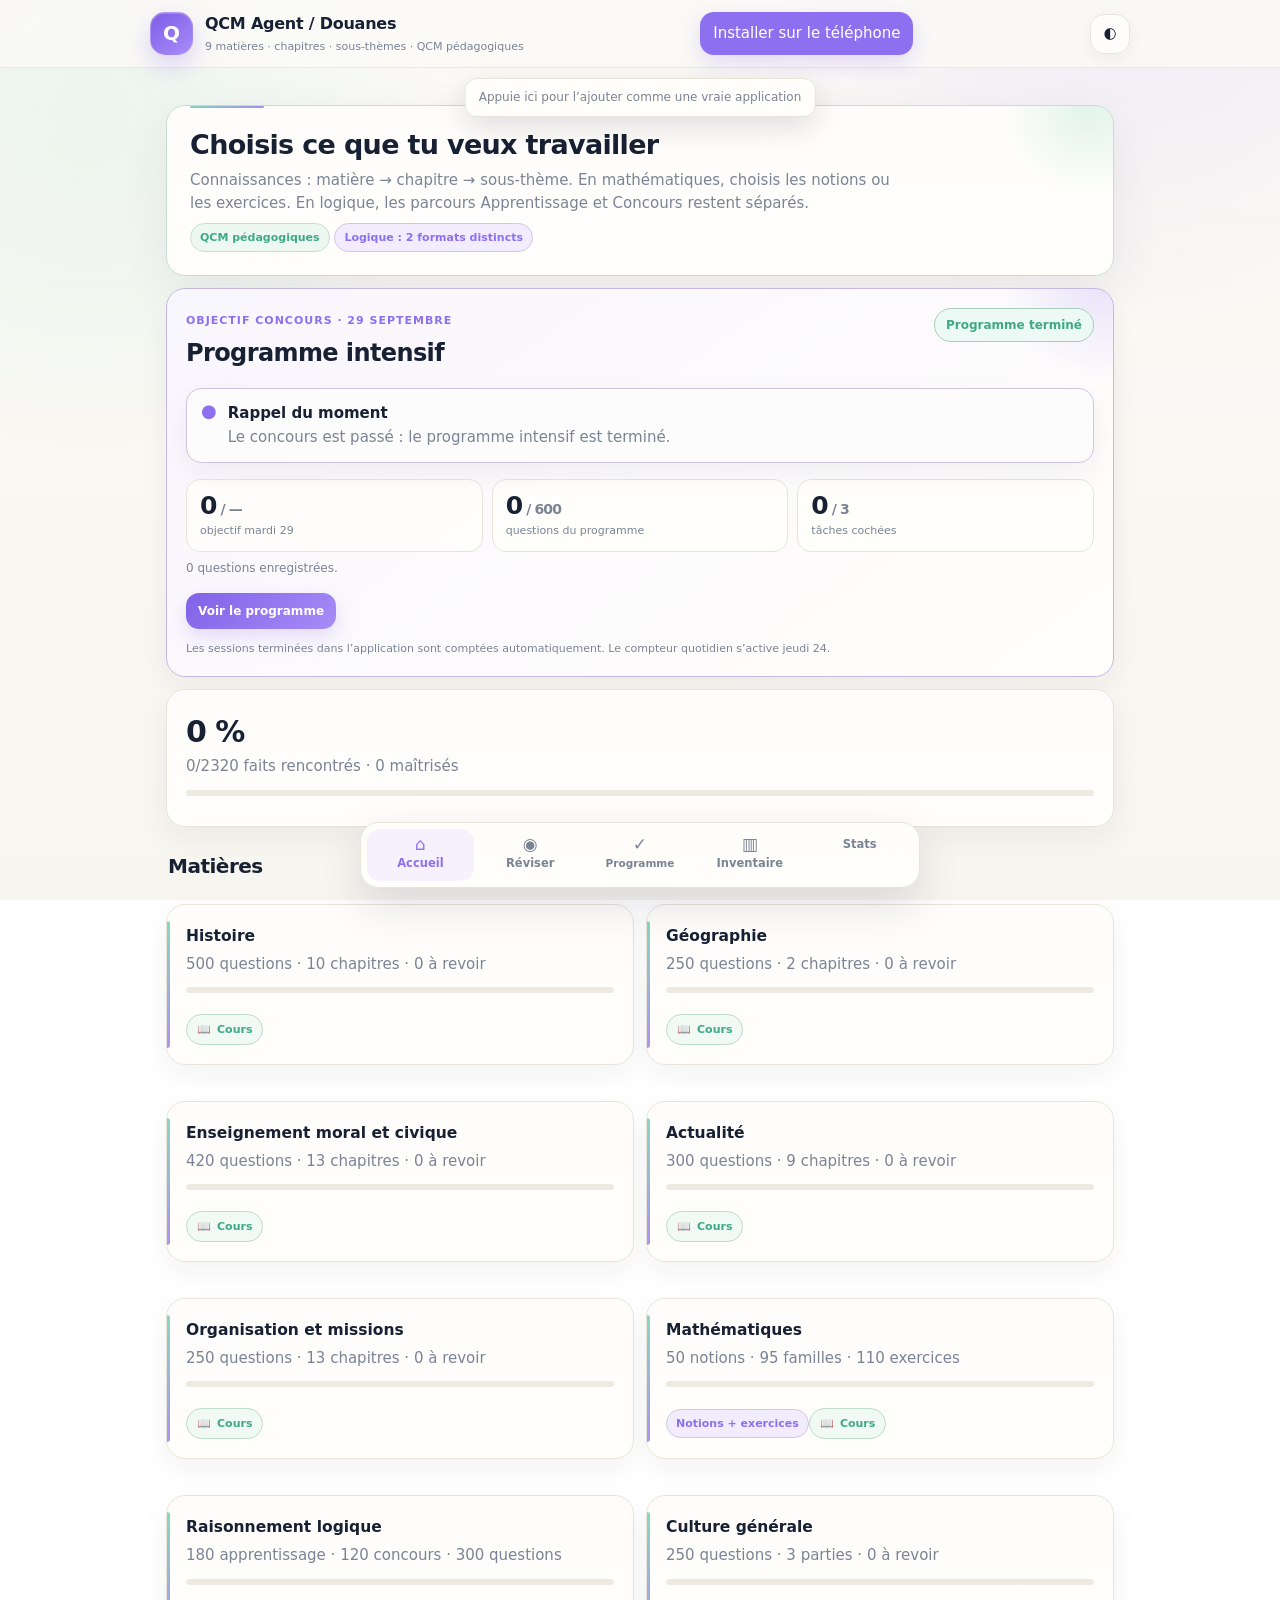
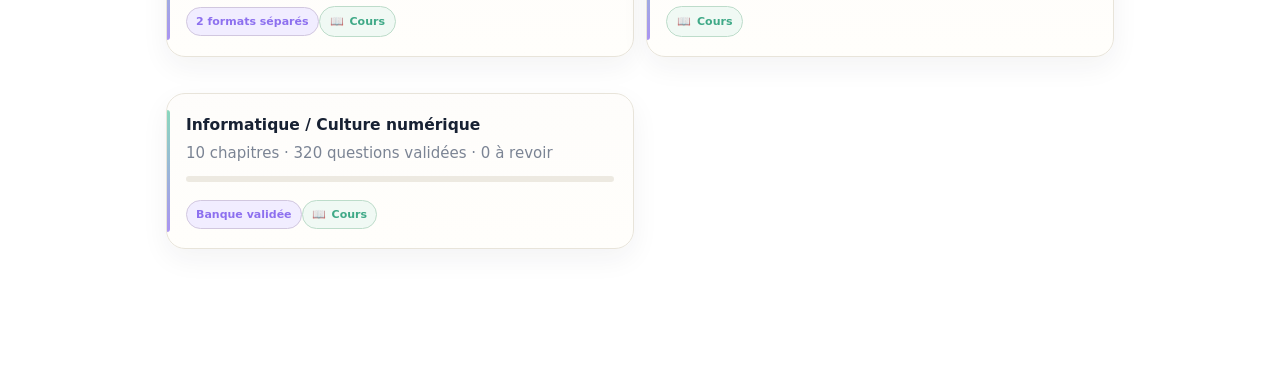
<file: index.html>
<!doctype html>
<html lang="fr">
<head>
<meta charset="utf-8">
<meta name="viewport" content="width=device-width,initial-scale=1">
<meta http-equiv="Cache-Control" content="no-cache, no-store, must-revalidate">
<meta name="theme-color" content="#8d70ef">
<link rel="manifest" href="manifest.webmanifest?v=50">
<title>QCM Agent / Douanes</title>
<style>body{margin:0;min-height:100vh;display:grid;place-items:center;background:#f7f5ef;color:#172133;font:16px system-ui}.box{text-align:center;padding:28px}.box a{display:inline-block;margin-top:14px;padding:12px 18px;border-radius:14px;background:#8d70ef;color:white;text-decoration:none;font-weight:700}</style>
</head>
<body>
<div class="box">
<b>Ouverture de l’application…</b>
<br>
<a href="v2.html?rev=50">Ouvrir l’application</a>
</div>
<script>location.replace('v2.html?rev=50')</script>
</body>
</html>
</file>
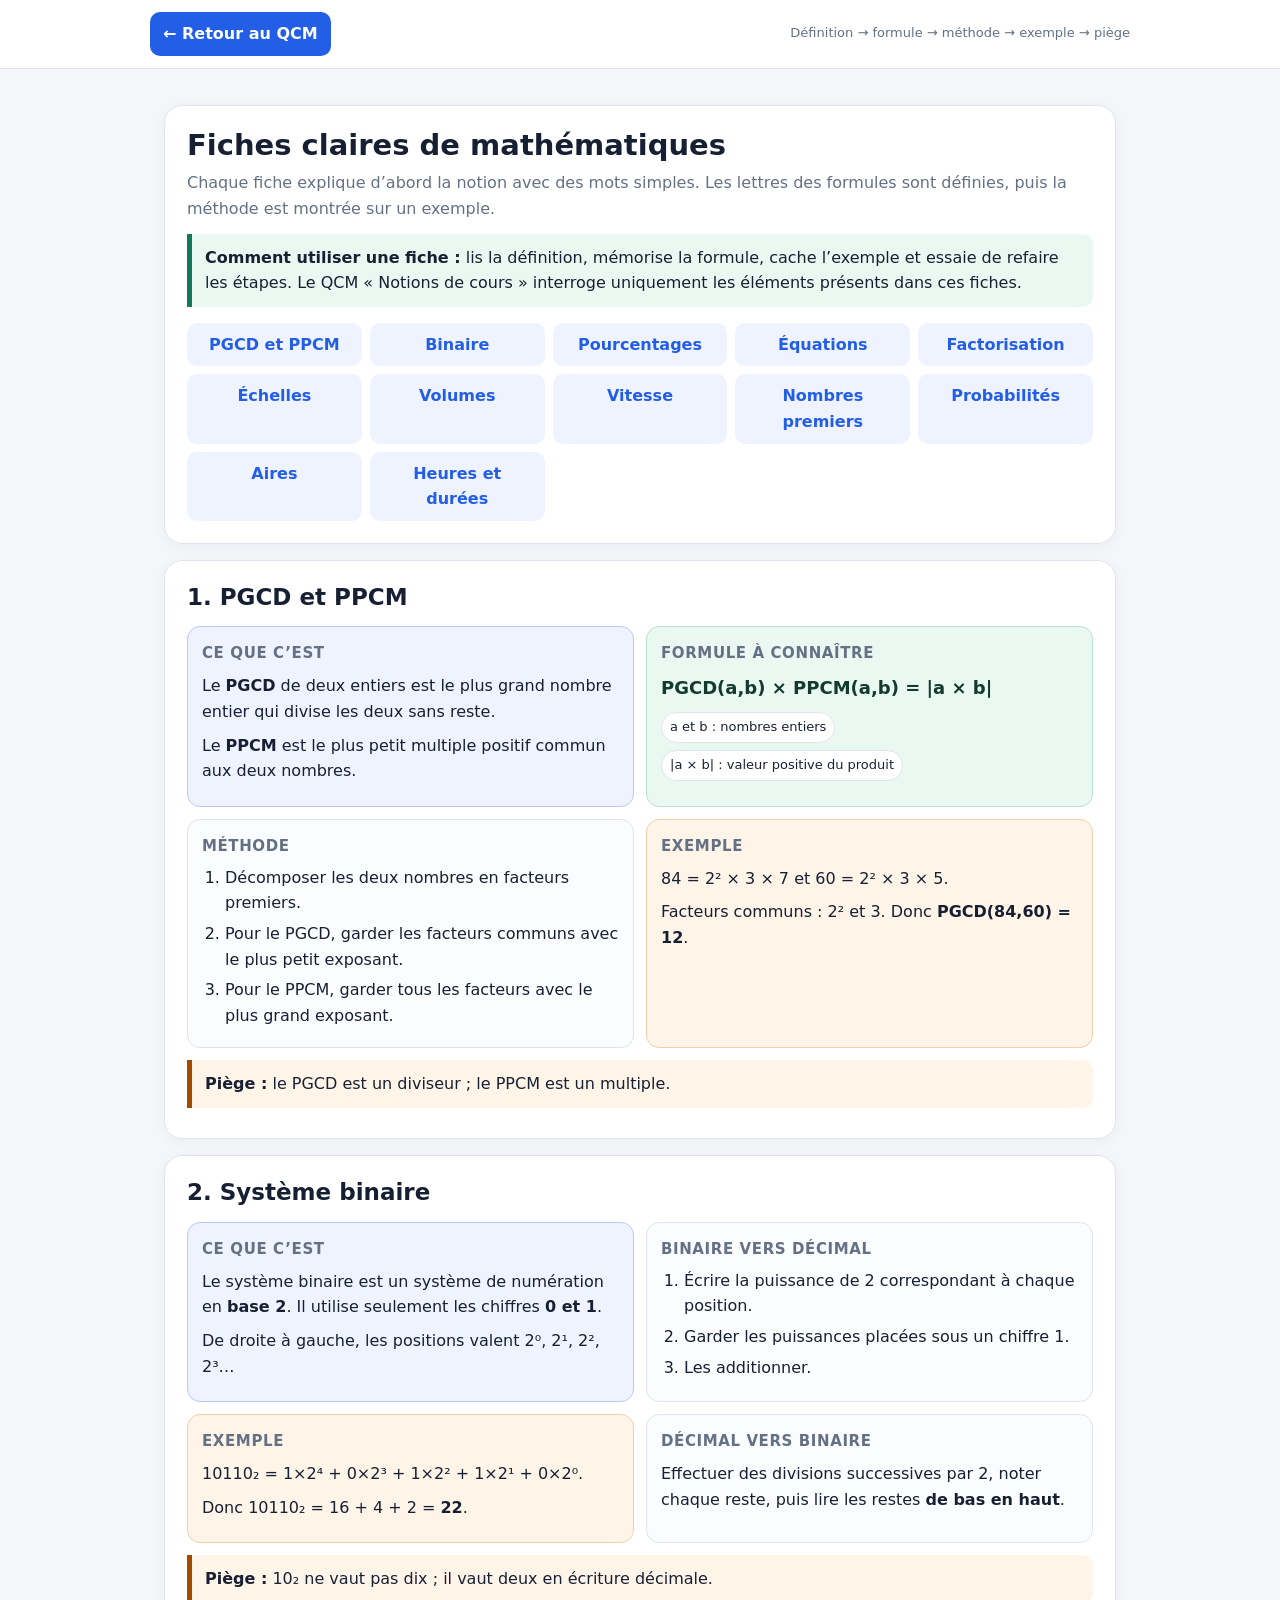
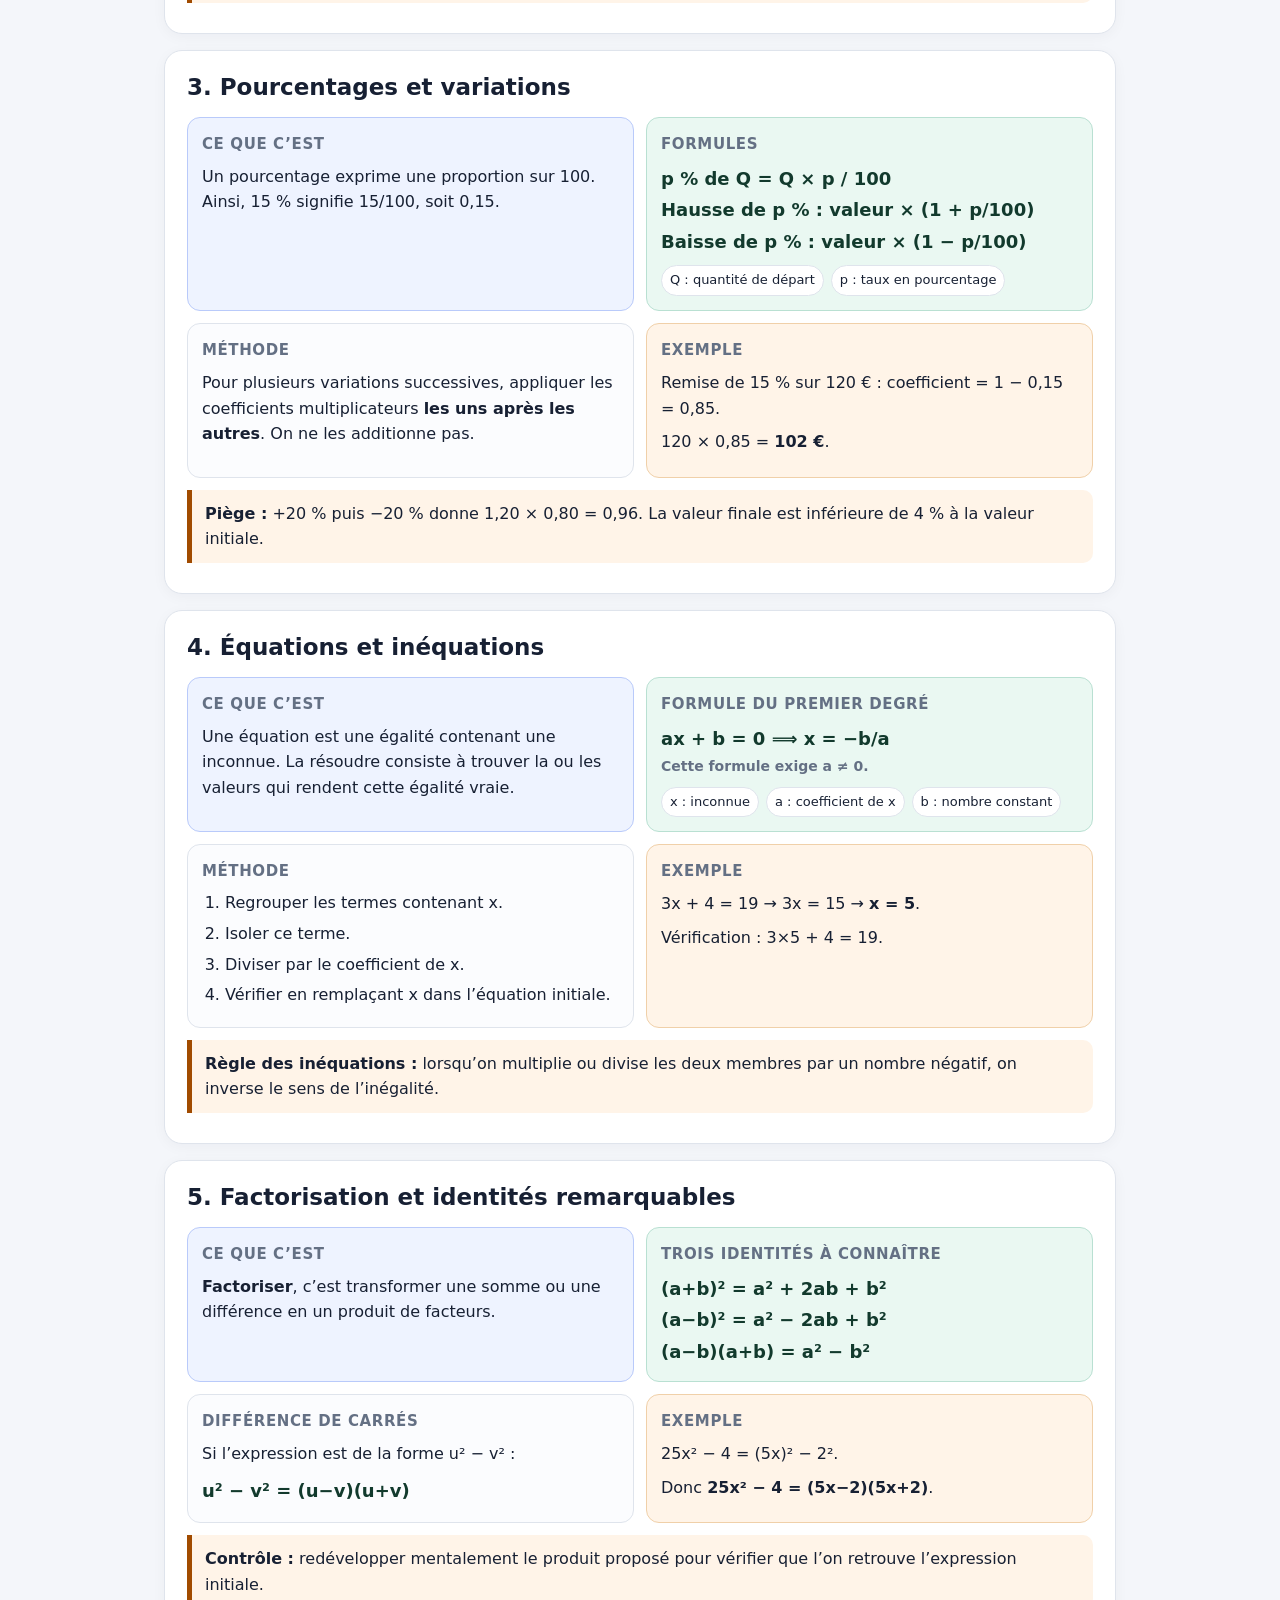
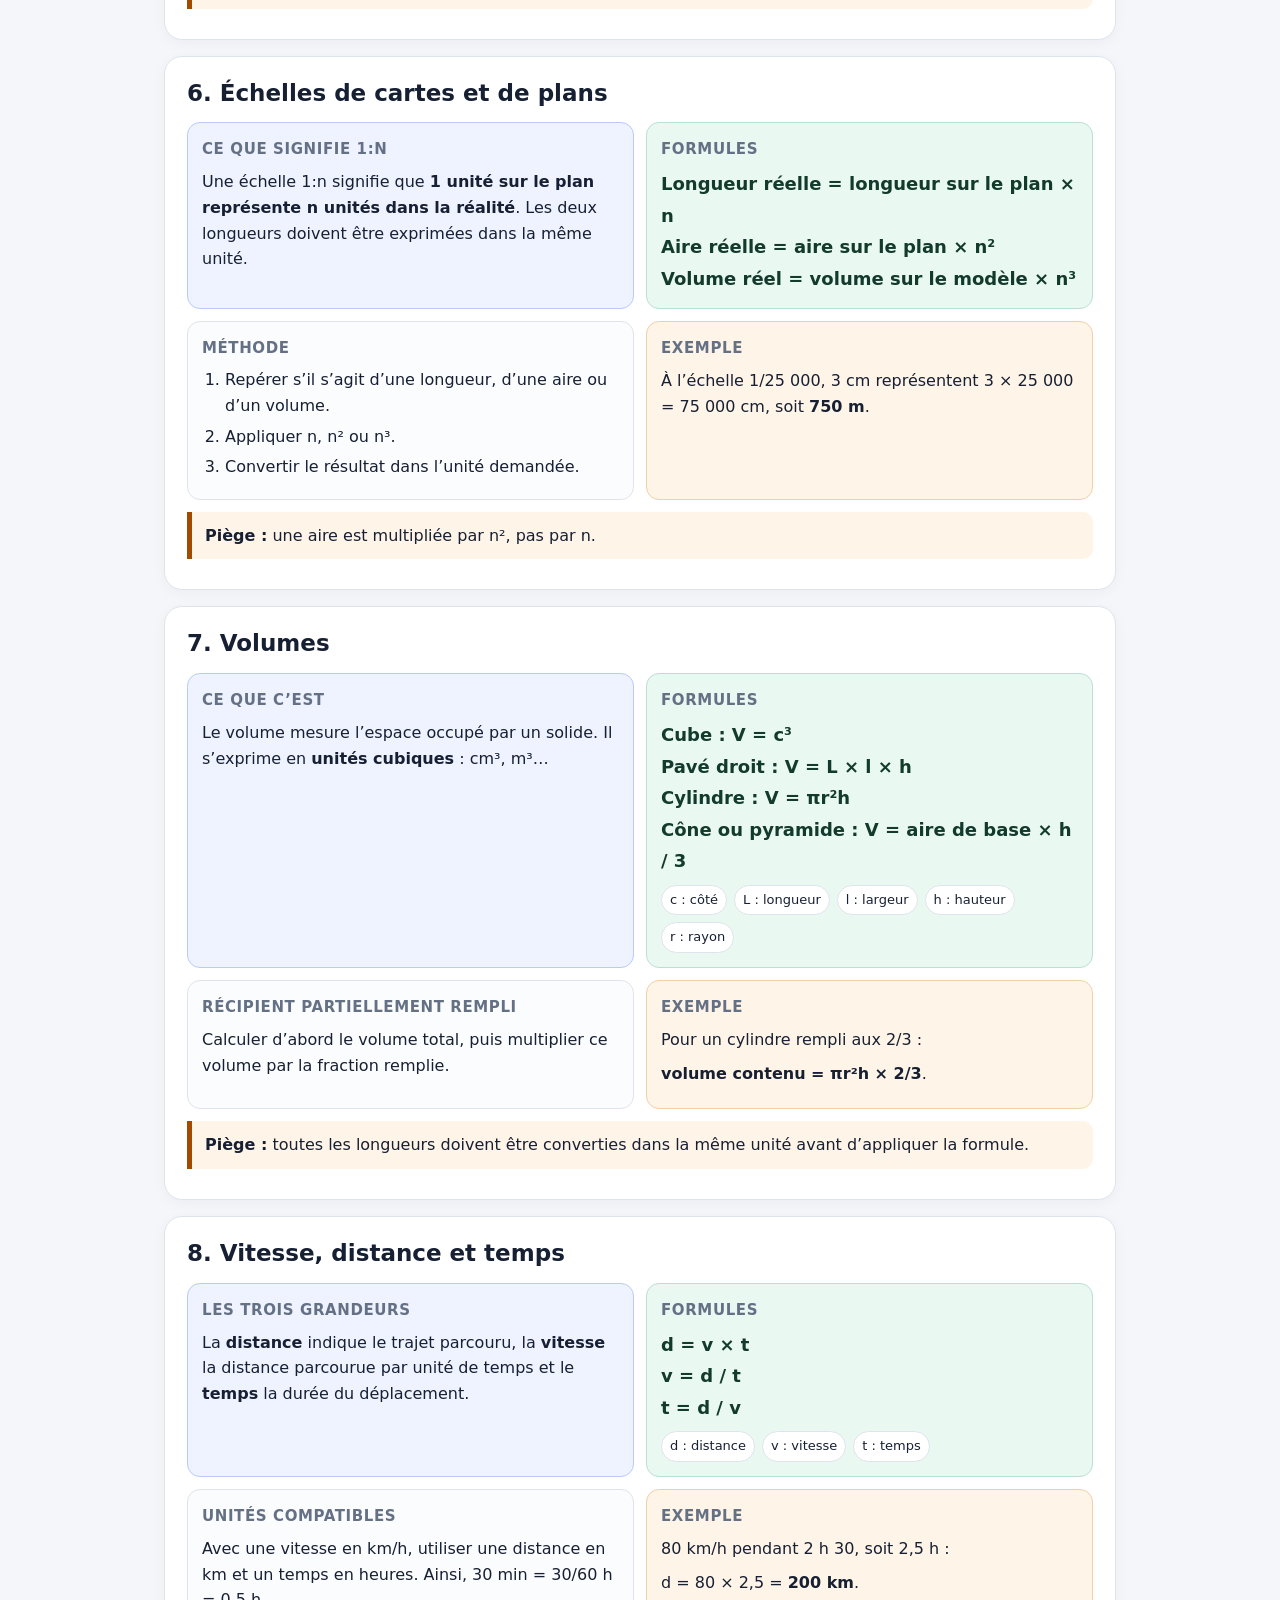
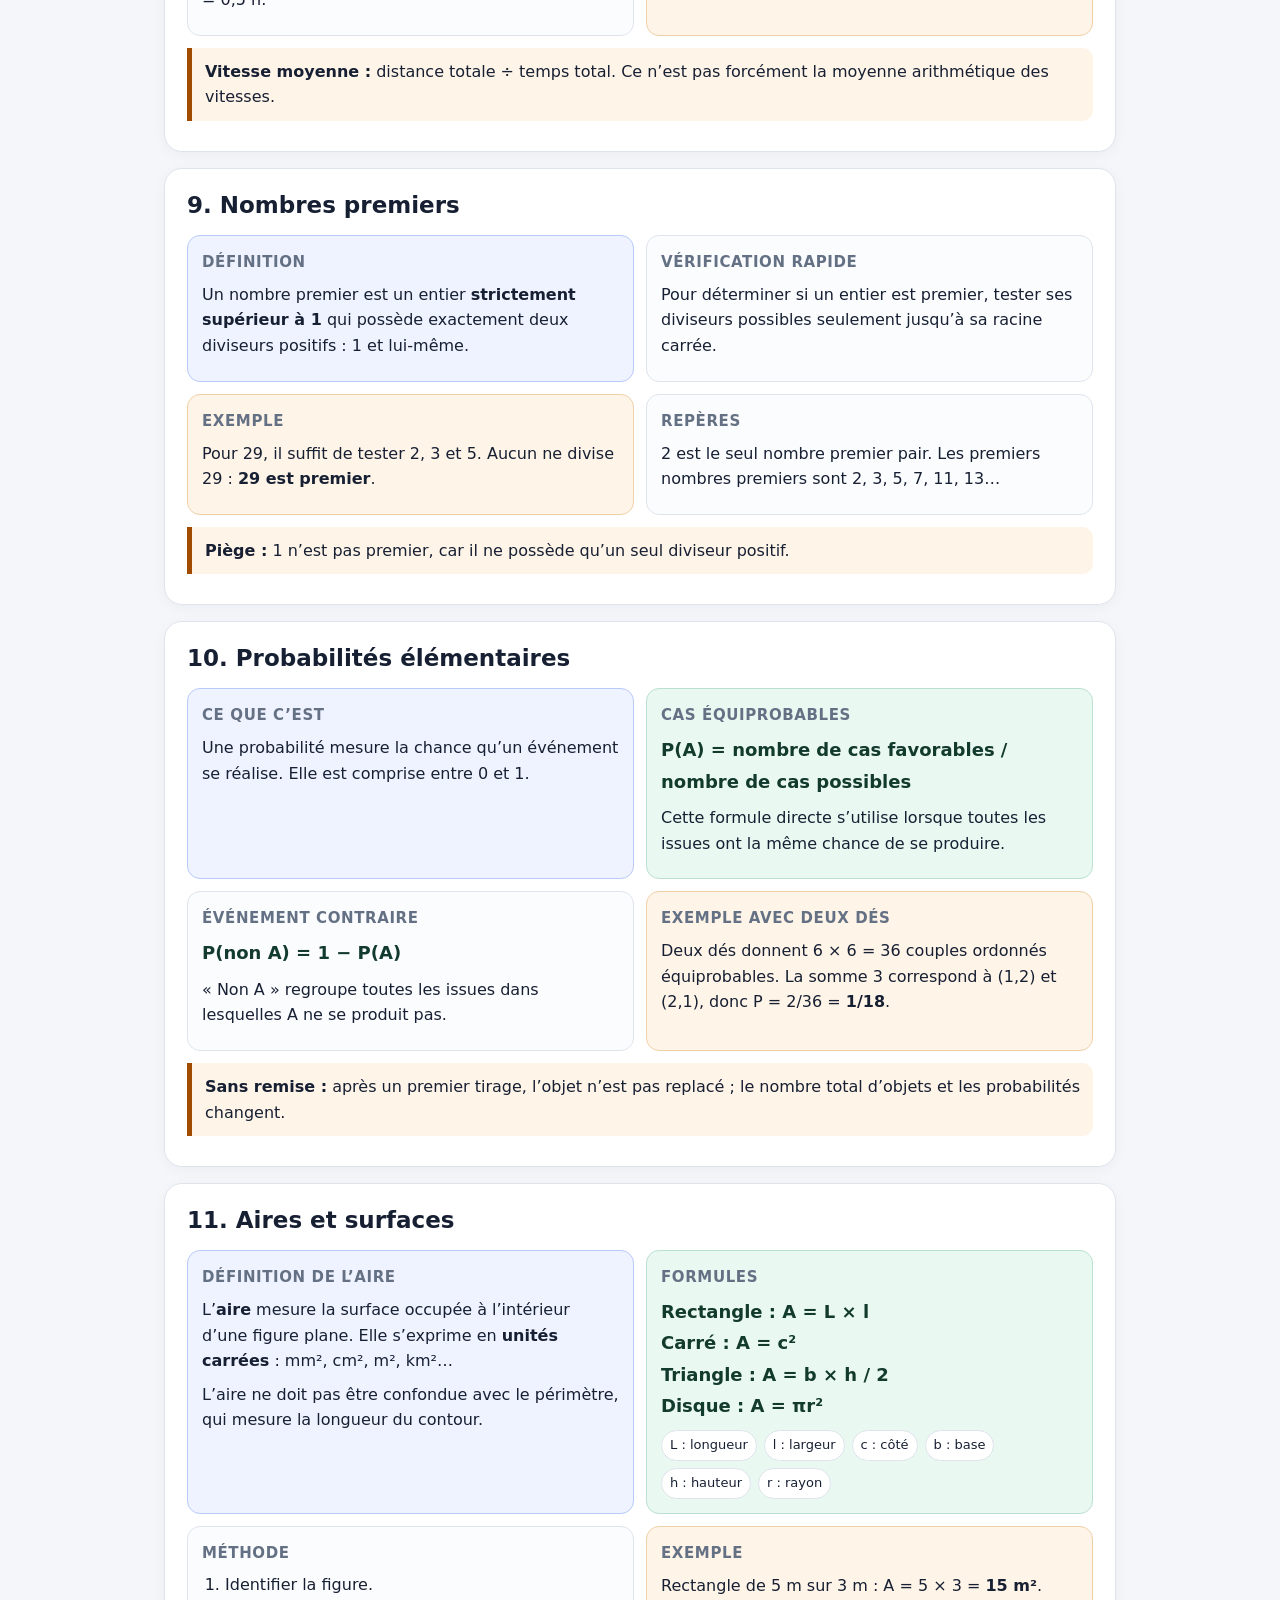
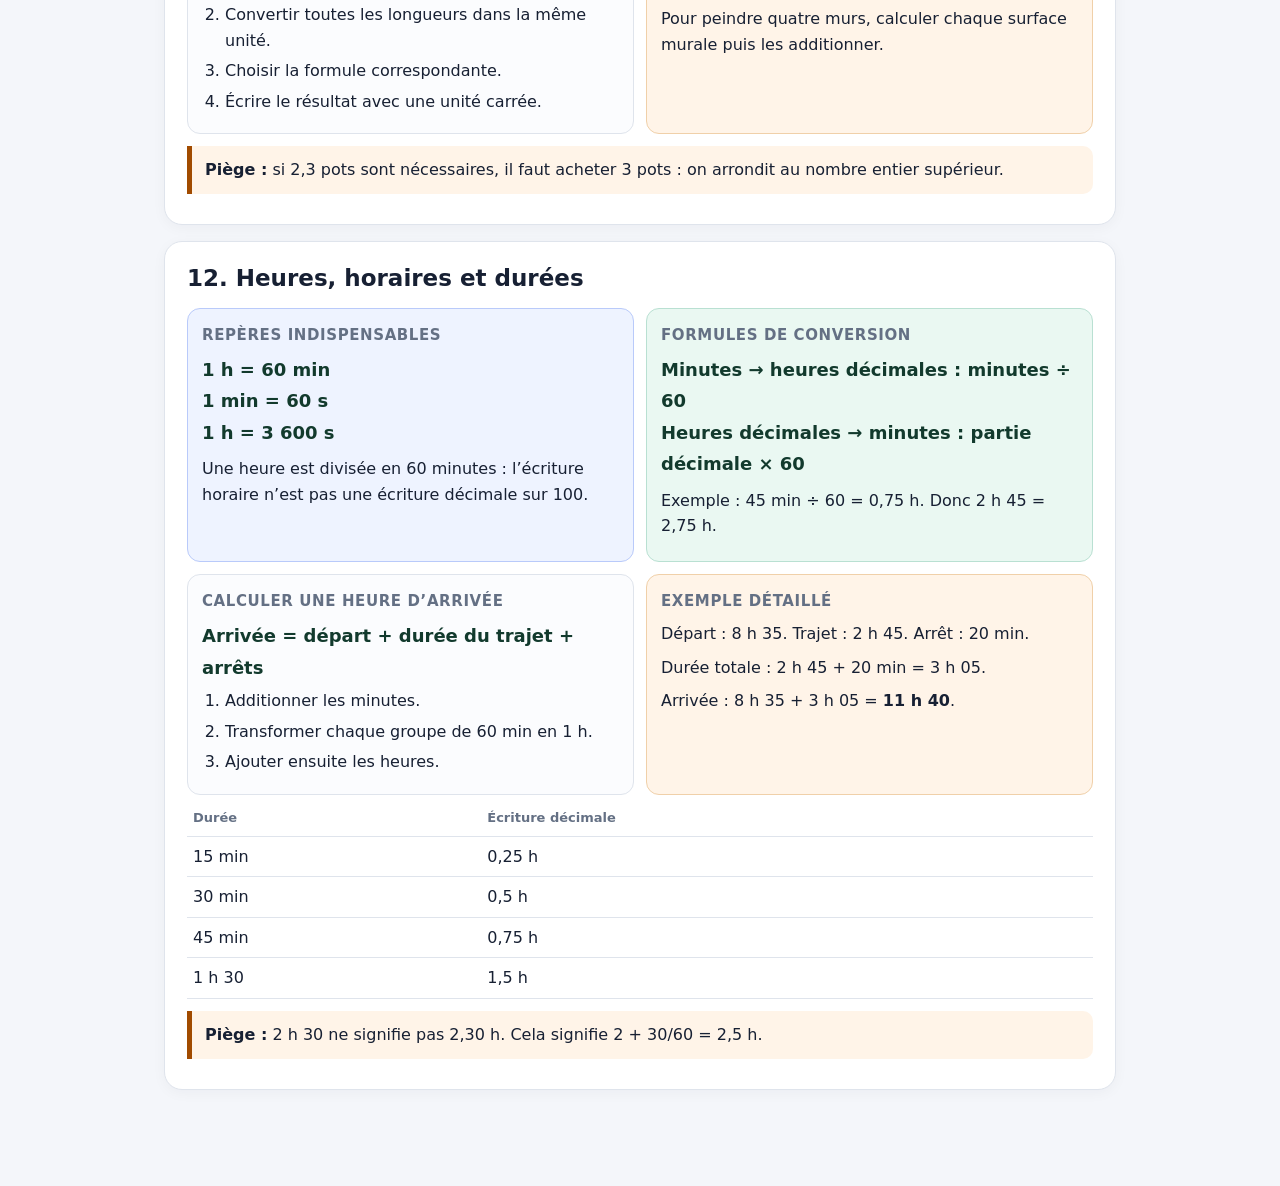
<file: cours-maths.html>
<!doctype html>
<html lang="fr">
<head>
  <meta charset="utf-8">
  <meta name="viewport" content="width=device-width,initial-scale=1">
  <title>Fiches claires de mathématiques</title>
  <style>
    :root{--bg:#f4f6fa;--card:#fff;--text:#172033;--muted:#647084;--line:#dfe4ec;--blue:#235ee7;--soft:#eef3ff;--green:#13795b;--green-soft:#eaf8f2;--orange:#a14b00;--orange-soft:#fff4e8}
    *{box-sizing:border-box}html{scroll-behavior:smooth}body{margin:0;background:var(--bg);color:var(--text);font:16px system-ui,-apple-system,Segoe UI,sans-serif;line-height:1.6}
    header{position:sticky;top:0;background:#fff;border-bottom:1px solid var(--line);padding:12px 16px;z-index:2}.top{max-width:980px;margin:auto;display:flex;align-items:center;justify-content:space-between;gap:10px}.back{display:inline-block;text-decoration:none;background:var(--blue);color:#fff;border-radius:10px;padding:9px 13px;font-weight:750}.top-note{color:var(--muted);font-size:13px}
    main{max-width:980px;margin:auto;padding:20px 14px 80px}.card{background:var(--card);border:1px solid var(--line);border-radius:18px;padding:22px;margin:16px 0;box-shadow:0 3px 14px rgba(23,32,51,.04)}
    h1{font-size:29px;line-height:1.2;margin:0 0 8px}h2{font-size:23px;line-height:1.25;margin:0 0 15px}h3{font-size:15px;text-transform:uppercase;letter-spacing:.04em;margin:0 0 7px;color:var(--muted)}p{margin:8px 0}.muted{color:var(--muted)}
    .toc{display:grid;grid-template-columns:repeat(auto-fit,minmax(155px,1fr));gap:8px;margin-top:16px}.toc a{color:var(--blue);text-decoration:none;background:var(--soft);padding:9px 11px;border-radius:10px;font-weight:700;text-align:center}
    .lesson-grid{display:grid;grid-template-columns:1fr 1fr;gap:12px}.block{border:1px solid var(--line);border-radius:13px;padding:14px;background:#fbfcfe}.definition{border-color:#b9cafa;background:var(--soft)}.formula-box{border-color:#b9e0d2;background:var(--green-soft)}.example{border-color:#f0d0a9;background:var(--orange-soft)}
    .formula{display:block;font-size:18px;font-weight:800;line-height:1.75;color:#123a2d}.formula small{display:block;font-size:14px;font-weight:600;color:var(--muted)}
    .steps{margin:5px 0 0;padding-left:23px}.steps li{margin:5px 0}.symbols{display:flex;gap:7px;flex-wrap:wrap;margin-top:8px}.symbols span{background:#fff;border:1px solid var(--line);border-radius:999px;padding:4px 8px;font-size:13px}
    .tip{border-left:5px solid var(--orange);background:var(--orange-soft);padding:11px 13px;border-radius:0 10px 10px 0;margin-top:12px}.remember{border-left:5px solid var(--green);background:var(--green-soft);padding:11px 13px;border-radius:0 10px 10px 0;margin-top:12px}.mini-table{width:100%;border-collapse:collapse;margin-top:6px}.mini-table th,.mini-table td{border-bottom:1px solid var(--line);text-align:left;padding:7px 6px}.mini-table th{color:var(--muted);font-size:13px}
    @media(max-width:700px){.lesson-grid{grid-template-columns:1fr}.top-note{display:none}h1{font-size:25px}h2{font-size:21px}.card{padding:17px}.formula{font-size:17px}}
  </style>
</head>
<body>
<header><div class="top"><a class="back" href="index.html">← Retour au QCM</a><span class="top-note">Définition → formule → méthode → exemple → piège</span></div></header>
<main>
  <section class="card">
    <h1>Fiches claires de mathématiques</h1>
    <p class="muted">Chaque fiche explique d’abord la notion avec des mots simples. Les lettres des formules sont définies, puis la méthode est montrée sur un exemple.</p>
    <div class="remember"><b>Comment utiliser une fiche :</b> lis la définition, mémorise la formule, cache l’exemple et essaie de refaire les étapes. Le QCM « Notions de cours » interroge uniquement les éléments présents dans ces fiches.</div>
    <nav class="toc"><a href="#pgcd">PGCD et PPCM</a><a href="#binaire">Binaire</a><a href="#pourcentages">Pourcentages</a><a href="#equations">Équations</a><a href="#factorisation">Factorisation</a><a href="#echelle">Échelles</a><a href="#volumes">Volumes</a><a href="#vitesse">Vitesse</a><a href="#premiers">Nombres premiers</a><a href="#probabilites">Probabilités</a><a href="#aires">Aires</a><a href="#horaires">Heures et durées</a></nav>
  </section>

  <section class="card" id="pgcd"><h2>1. PGCD et PPCM</h2><div class="lesson-grid">
    <div class="block definition"><h3>Ce que c’est</h3><p>Le <b>PGCD</b> de deux entiers est le plus grand nombre entier qui divise les deux sans reste.</p><p>Le <b>PPCM</b> est le plus petit multiple positif commun aux deux nombres.</p></div>
    <div class="block formula-box"><h3>Formule à connaître</h3><span class="formula">PGCD(a,b) × PPCM(a,b) = |a × b|</span><div class="symbols"><span>a et b : nombres entiers</span><span>|a × b| : valeur positive du produit</span></div></div>
    <div class="block"><h3>Méthode</h3><ol class="steps"><li>Décomposer les deux nombres en facteurs premiers.</li><li>Pour le PGCD, garder les facteurs communs avec le plus petit exposant.</li><li>Pour le PPCM, garder tous les facteurs avec le plus grand exposant.</li></ol></div>
    <div class="block example"><h3>Exemple</h3><p>84 = 2² × 3 × 7 et 60 = 2² × 3 × 5.</p><p>Facteurs communs : 2² et 3. Donc <b>PGCD(84,60) = 12</b>.</p></div>
  </div><p class="tip"><b>Piège :</b> le PGCD est un diviseur ; le PPCM est un multiple.</p></section>

  <section class="card" id="binaire"><h2>2. Système binaire</h2><div class="lesson-grid">
    <div class="block definition"><h3>Ce que c’est</h3><p>Le système binaire est un système de numération en <b>base 2</b>. Il utilise seulement les chiffres <b>0 et 1</b>.</p><p>De droite à gauche, les positions valent 2⁰, 2¹, 2², 2³…</p></div>
    <div class="block"><h3>Binaire vers décimal</h3><ol class="steps"><li>Écrire la puissance de 2 correspondant à chaque position.</li><li>Garder les puissances placées sous un chiffre 1.</li><li>Les additionner.</li></ol></div>
    <div class="block example"><h3>Exemple</h3><p>10110₂ = 1×2⁴ + 0×2³ + 1×2² + 1×2¹ + 0×2⁰.</p><p>Donc 10110₂ = 16 + 4 + 2 = <b>22</b>.</p></div>
    <div class="block"><h3>Décimal vers binaire</h3><p>Effectuer des divisions successives par 2, noter chaque reste, puis lire les restes <b>de bas en haut</b>.</p></div>
  </div><p class="tip"><b>Piège :</b> 10₂ ne vaut pas dix ; il vaut deux en écriture décimale.</p></section>

  <section class="card" id="pourcentages"><h2>3. Pourcentages et variations</h2><div class="lesson-grid">
    <div class="block definition"><h3>Ce que c’est</h3><p>Un pourcentage exprime une proportion sur 100. Ainsi, 15 % signifie 15/100, soit 0,15.</p></div>
    <div class="block formula-box"><h3>Formules</h3><span class="formula">p % de Q = Q × p / 100<br>Hausse de p % : valeur × (1 + p/100)<br>Baisse de p % : valeur × (1 − p/100)</span><div class="symbols"><span>Q : quantité de départ</span><span>p : taux en pourcentage</span></div></div>
    <div class="block"><h3>Méthode</h3><p>Pour plusieurs variations successives, appliquer les coefficients multiplicateurs <b>les uns après les autres</b>. On ne les additionne pas.</p></div>
    <div class="block example"><h3>Exemple</h3><p>Remise de 15 % sur 120 € : coefficient = 1 − 0,15 = 0,85.</p><p>120 × 0,85 = <b>102 €</b>.</p></div>
  </div><p class="tip"><b>Piège :</b> +20 % puis −20 % donne 1,20 × 0,80 = 0,96. La valeur finale est inférieure de 4 % à la valeur initiale.</p></section>

  <section class="card" id="equations"><h2>4. Équations et inéquations</h2><div class="lesson-grid">
    <div class="block definition"><h3>Ce que c’est</h3><p>Une équation est une égalité contenant une inconnue. La résoudre consiste à trouver la ou les valeurs qui rendent cette égalité vraie.</p></div>
    <div class="block formula-box"><h3>Formule du premier degré</h3><span class="formula">ax + b = 0 ⟹ x = −b/a <small>Cette formule exige a ≠ 0.</small></span><div class="symbols"><span>x : inconnue</span><span>a : coefficient de x</span><span>b : nombre constant</span></div></div>
    <div class="block"><h3>Méthode</h3><ol class="steps"><li>Regrouper les termes contenant x.</li><li>Isoler ce terme.</li><li>Diviser par le coefficient de x.</li><li>Vérifier en remplaçant x dans l’équation initiale.</li></ol></div>
    <div class="block example"><h3>Exemple</h3><p>3x + 4 = 19 → 3x = 15 → <b>x = 5</b>.</p><p>Vérification : 3×5 + 4 = 19.</p></div>
  </div><p class="tip"><b>Règle des inéquations :</b> lorsqu’on multiplie ou divise les deux membres par un nombre négatif, on inverse le sens de l’inégalité.</p></section>

  <section class="card" id="factorisation"><h2>5. Factorisation et identités remarquables</h2><div class="lesson-grid">
    <div class="block definition"><h3>Ce que c’est</h3><p><b>Factoriser</b>, c’est transformer une somme ou une différence en un produit de facteurs.</p></div>
    <div class="block formula-box"><h3>Trois identités à connaître</h3><span class="formula">(a+b)² = a² + 2ab + b²<br>(a−b)² = a² − 2ab + b²<br>(a−b)(a+b) = a² − b²</span></div>
    <div class="block"><h3>Différence de carrés</h3><p>Si l’expression est de la forme u² − v² :</p><span class="formula">u² − v² = (u−v)(u+v)</span></div>
    <div class="block example"><h3>Exemple</h3><p>25x² − 4 = (5x)² − 2².</p><p>Donc <b>25x² − 4 = (5x−2)(5x+2)</b>.</p></div>
  </div><p class="tip"><b>Contrôle :</b> redévelopper mentalement le produit proposé pour vérifier que l’on retrouve l’expression initiale.</p></section>

  <section class="card" id="echelle"><h2>6. Échelles de cartes et de plans</h2><div class="lesson-grid">
    <div class="block definition"><h3>Ce que signifie 1:n</h3><p>Une échelle 1:n signifie que <b>1 unité sur le plan représente n unités dans la réalité</b>. Les deux longueurs doivent être exprimées dans la même unité.</p></div>
    <div class="block formula-box"><h3>Formules</h3><span class="formula">Longueur réelle = longueur sur le plan × n<br>Aire réelle = aire sur le plan × n²<br>Volume réel = volume sur le modèle × n³</span></div>
    <div class="block"><h3>Méthode</h3><ol class="steps"><li>Repérer s’il s’agit d’une longueur, d’une aire ou d’un volume.</li><li>Appliquer n, n² ou n³.</li><li>Convertir le résultat dans l’unité demandée.</li></ol></div>
    <div class="block example"><h3>Exemple</h3><p>À l’échelle 1/25 000, 3 cm représentent 3 × 25 000 = 75 000 cm, soit <b>750 m</b>.</p></div>
  </div><p class="tip"><b>Piège :</b> une aire est multipliée par n², pas par n.</p></section>

  <section class="card" id="volumes"><h2>7. Volumes</h2><div class="lesson-grid">
    <div class="block definition"><h3>Ce que c’est</h3><p>Le volume mesure l’espace occupé par un solide. Il s’exprime en <b>unités cubiques</b> : cm³, m³…</p></div>
    <div class="block formula-box"><h3>Formules</h3><span class="formula">Cube : V = c³<br>Pavé droit : V = L × l × h<br>Cylindre : V = πr²h<br>Cône ou pyramide : V = aire de base × h / 3</span><div class="symbols"><span>c : côté</span><span>L : longueur</span><span>l : largeur</span><span>h : hauteur</span><span>r : rayon</span></div></div>
    <div class="block"><h3>Récipient partiellement rempli</h3><p>Calculer d’abord le volume total, puis multiplier ce volume par la fraction remplie.</p></div>
    <div class="block example"><h3>Exemple</h3><p>Pour un cylindre rempli aux 2/3 :</p><p><b>volume contenu = πr²h × 2/3</b>.</p></div>
  </div><p class="tip"><b>Piège :</b> toutes les longueurs doivent être converties dans la même unité avant d’appliquer la formule.</p></section>

  <section class="card" id="vitesse"><h2>8. Vitesse, distance et temps</h2><div class="lesson-grid">
    <div class="block definition"><h3>Les trois grandeurs</h3><p>La <b>distance</b> indique le trajet parcouru, la <b>vitesse</b> la distance parcourue par unité de temps et le <b>temps</b> la durée du déplacement.</p></div>
    <div class="block formula-box"><h3>Formules</h3><span class="formula">d = v × t<br>v = d / t<br>t = d / v</span><div class="symbols"><span>d : distance</span><span>v : vitesse</span><span>t : temps</span></div></div>
    <div class="block"><h3>Unités compatibles</h3><p>Avec une vitesse en km/h, utiliser une distance en km et un temps en heures. Ainsi, 30 min = 30/60 h = 0,5 h.</p></div>
    <div class="block example"><h3>Exemple</h3><p>80 km/h pendant 2 h 30, soit 2,5 h :</p><p>d = 80 × 2,5 = <b>200 km</b>.</p></div>
  </div><p class="tip"><b>Vitesse moyenne :</b> distance totale ÷ temps total. Ce n’est pas forcément la moyenne arithmétique des vitesses.</p></section>

  <section class="card" id="premiers"><h2>9. Nombres premiers</h2><div class="lesson-grid">
    <div class="block definition"><h3>Définition</h3><p>Un nombre premier est un entier <b>strictement supérieur à 1</b> qui possède exactement deux diviseurs positifs : 1 et lui-même.</p></div>
    <div class="block"><h3>Vérification rapide</h3><p>Pour déterminer si un entier est premier, tester ses diviseurs possibles seulement jusqu’à sa racine carrée.</p></div>
    <div class="block example"><h3>Exemple</h3><p>Pour 29, il suffit de tester 2, 3 et 5. Aucun ne divise 29 : <b>29 est premier</b>.</p></div>
    <div class="block"><h3>Repères</h3><p>2 est le seul nombre premier pair. Les premiers nombres premiers sont 2, 3, 5, 7, 11, 13…</p></div>
  </div><p class="tip"><b>Piège :</b> 1 n’est pas premier, car il ne possède qu’un seul diviseur positif.</p></section>

  <section class="card" id="probabilites"><h2>10. Probabilités élémentaires</h2><div class="lesson-grid">
    <div class="block definition"><h3>Ce que c’est</h3><p>Une probabilité mesure la chance qu’un événement se réalise. Elle est comprise entre 0 et 1.</p></div>
    <div class="block formula-box"><h3>Cas équiprobables</h3><span class="formula">P(A) = nombre de cas favorables / nombre de cas possibles</span><p>Cette formule directe s’utilise lorsque toutes les issues ont la même chance de se produire.</p></div>
    <div class="block"><h3>Événement contraire</h3><span class="formula">P(non A) = 1 − P(A)</span><p>« Non A » regroupe toutes les issues dans lesquelles A ne se produit pas.</p></div>
    <div class="block example"><h3>Exemple avec deux dés</h3><p>Deux dés donnent 6 × 6 = 36 couples ordonnés équiprobables. La somme 3 correspond à (1,2) et (2,1), donc P = 2/36 = <b>1/18</b>.</p></div>
  </div><p class="tip"><b>Sans remise :</b> après un premier tirage, l’objet n’est pas replacé ; le nombre total d’objets et les probabilités changent.</p></section>

  <section class="card" id="aires"><h2>11. Aires et surfaces</h2><div class="lesson-grid">
    <div class="block definition"><h3>Définition de l’aire</h3><p>L’<b>aire</b> mesure la surface occupée à l’intérieur d’une figure plane. Elle s’exprime en <b>unités carrées</b> : mm², cm², m², km²…</p><p>L’aire ne doit pas être confondue avec le périmètre, qui mesure la longueur du contour.</p></div>
    <div class="block formula-box"><h3>Formules</h3><span class="formula">Rectangle : A = L × l<br>Carré : A = c²<br>Triangle : A = b × h / 2<br>Disque : A = πr²</span><div class="symbols"><span>L : longueur</span><span>l : largeur</span><span>c : côté</span><span>b : base</span><span>h : hauteur</span><span>r : rayon</span></div></div>
    <div class="block"><h3>Méthode</h3><ol class="steps"><li>Identifier la figure.</li><li>Convertir toutes les longueurs dans la même unité.</li><li>Choisir la formule correspondante.</li><li>Écrire le résultat avec une unité carrée.</li></ol></div>
    <div class="block example"><h3>Exemple</h3><p>Rectangle de 5 m sur 3 m : A = 5 × 3 = <b>15 m²</b>.</p><p>Pour peindre quatre murs, calculer chaque surface murale puis les additionner.</p></div>
  </div><p class="tip"><b>Piège :</b> si 2,3 pots sont nécessaires, il faut acheter 3 pots : on arrondit au nombre entier supérieur.</p></section>

  <section class="card" id="horaires"><h2>12. Heures, horaires et durées</h2><div class="lesson-grid">
    <div class="block definition"><h3>Repères indispensables</h3><span class="formula">1 h = 60 min<br>1 min = 60 s<br>1 h = 3 600 s</span><p>Une heure est divisée en 60 minutes : l’écriture horaire n’est pas une écriture décimale sur 100.</p></div>
    <div class="block formula-box"><h3>Formules de conversion</h3><span class="formula">Minutes → heures décimales : minutes ÷ 60<br>Heures décimales → minutes : partie décimale × 60</span><p>Exemple : 45 min ÷ 60 = 0,75 h. Donc 2 h 45 = 2,75 h.</p></div>
    <div class="block"><h3>Calculer une heure d’arrivée</h3><span class="formula">Arrivée = départ + durée du trajet + arrêts</span><ol class="steps"><li>Additionner les minutes.</li><li>Transformer chaque groupe de 60 min en 1 h.</li><li>Ajouter ensuite les heures.</li></ol></div>
    <div class="block example"><h3>Exemple détaillé</h3><p>Départ : 8 h 35. Trajet : 2 h 45. Arrêt : 20 min.</p><p>Durée totale : 2 h 45 + 20 min = 3 h 05.</p><p>Arrivée : 8 h 35 + 3 h 05 = <b>11 h 40</b>.</p></div>
  </div><table class="mini-table"><thead><tr><th>Durée</th><th>Écriture décimale</th></tr></thead><tbody><tr><td>15 min</td><td>0,25 h</td></tr><tr><td>30 min</td><td>0,5 h</td></tr><tr><td>45 min</td><td>0,75 h</td></tr><tr><td>1 h 30</td><td>1,5 h</td></tr></tbody></table><p class="tip"><b>Piège :</b> 2 h 30 ne signifie pas 2,30 h. Cela signifie 2 + 30/60 = 2,5 h.</p></section>
</main>
</body>
</html>
</file>
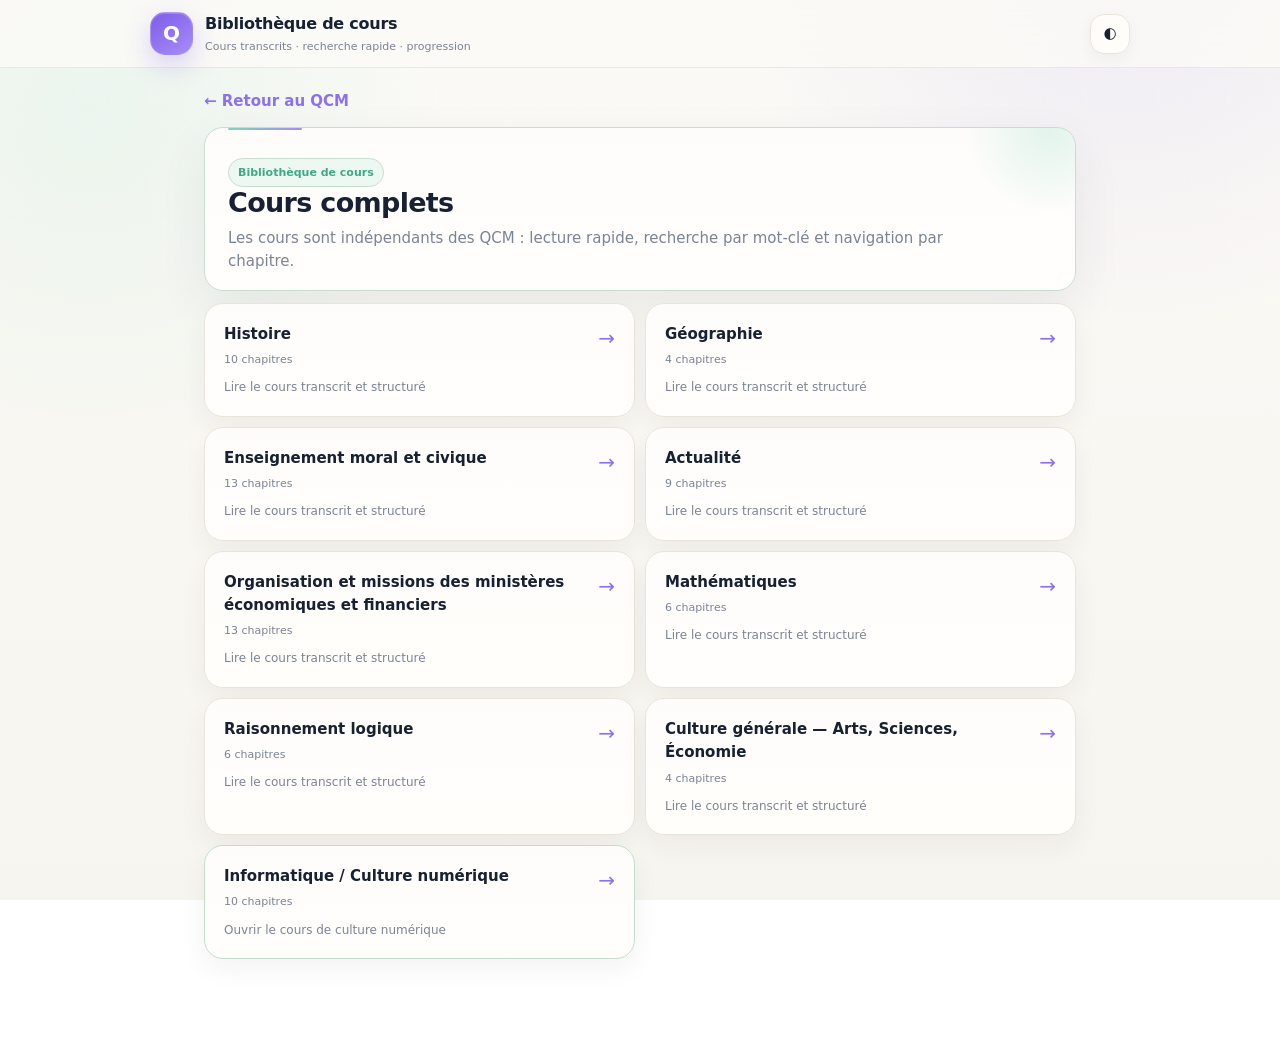
<file: cours.html>
<!doctype html><html lang="fr"><head><meta charset="utf-8"><meta name="viewport" content="width=device-width,initial-scale=1,viewport-fit=cover"><meta name="theme-color" content="#8d70ef"><meta http-equiv="Cache-Control" content="no-cache, no-store, must-revalidate"><link rel="manifest" href="manifest.webmanifest?v=31"><link rel="stylesheet" href="style-v2.css?v=31"><link rel="stylesheet" href="qcm-v4.css?v=31"><link rel="stylesheet" href="course-access.css?v=31"><title>Bibliothèque de cours</title></head><body><header class="top"><div class="brand"><div class="logo">Q</div><div><b>Bibliothèque de cours</b><small>Cours transcrits · recherche rapide · progression</small></div></div><button class="theme" id="themeToggle" aria-label="Changer de thème">◐</button></header><main class="course-shell"><div class="course-head"><a class="course-back" href="v2.html?rev=31">← Retour au QCM</a></div><div id="courseApp"><div class="card load"><span class="dot"></span><span>Chargement du cours…</span></div></div></main><script>(()=>{const k='qcm-theme',b=document.documentElement,t=document.getElementById('themeToggle');const apply=v=>{b.dataset.theme=v;t.textContent=v==='dark'?'☀':'◐';localStorage.setItem(k,v)};apply(localStorage.getItem(k)||'light');t.onclick=()=>apply(b.dataset.theme==='dark'?'light':'dark')})();</script><script src="course-index.js?v=31"></script><script src="course-viewer.js?v=31"></script><script>if('serviceWorker'in navigator)navigator.serviceWorker.register('./service-worker.js?v=31').catch(console.error)</script></body></html>
</file>
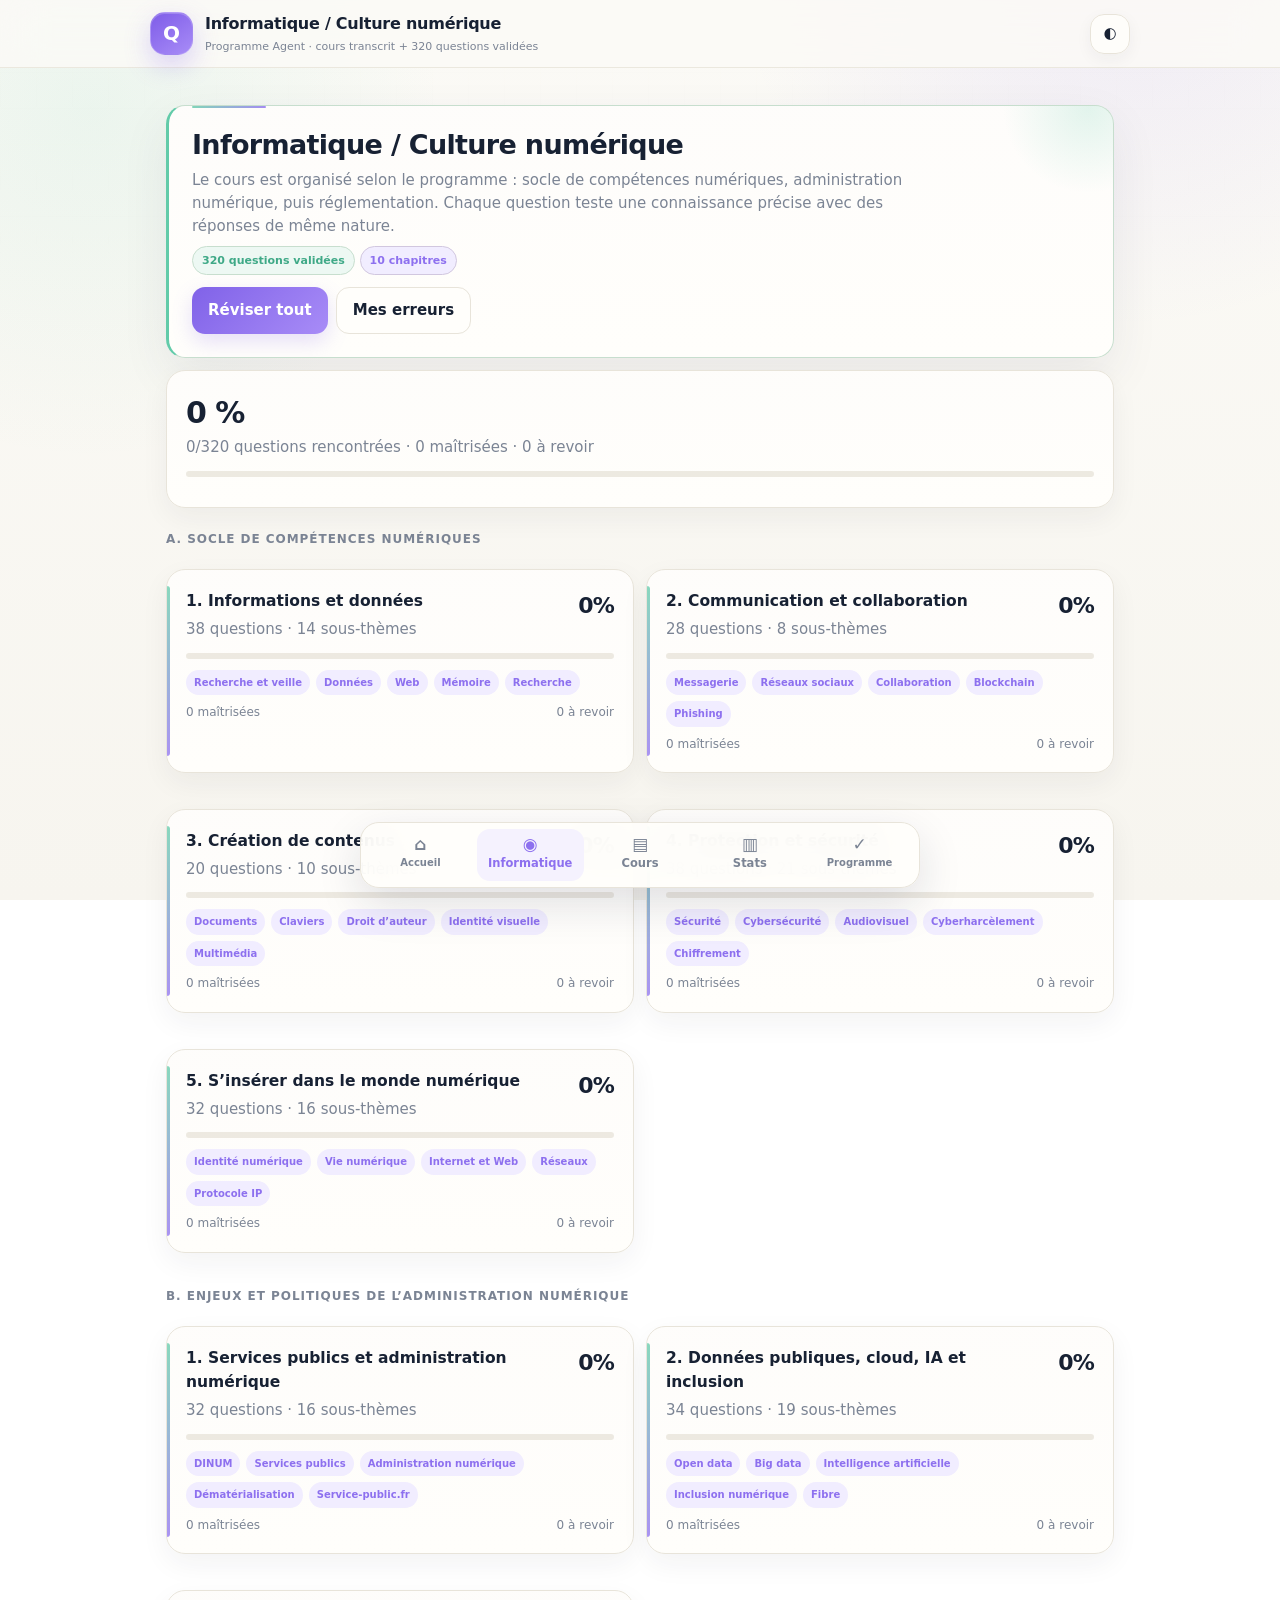
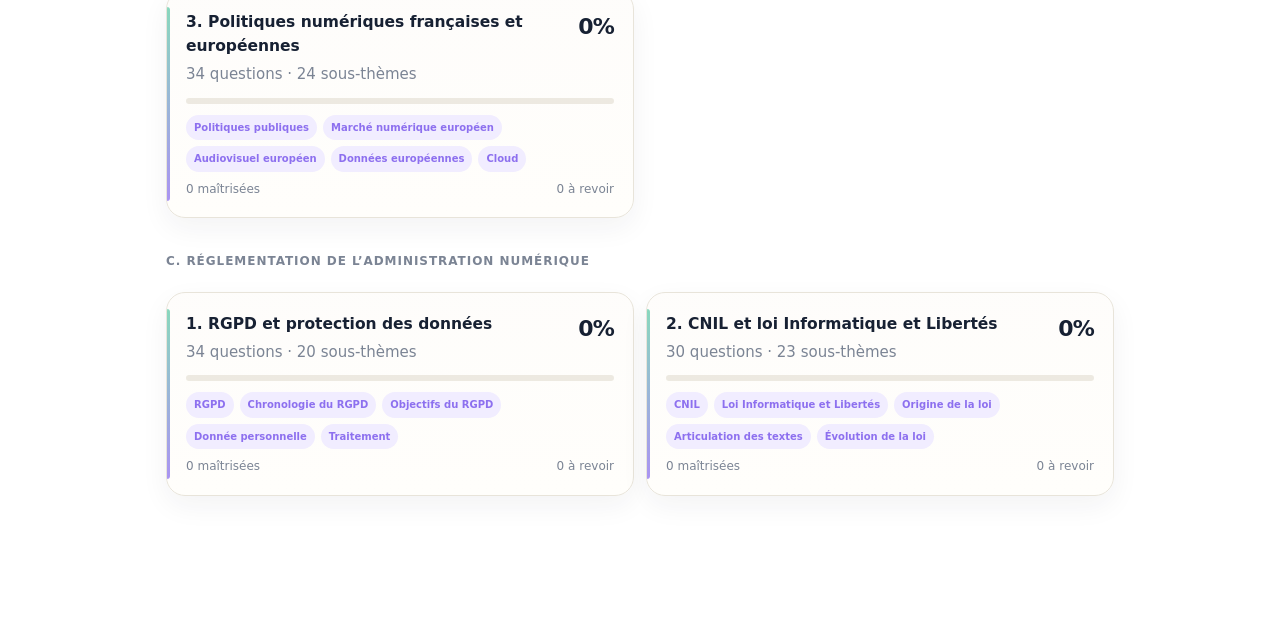
<file: informatique.html>
<!doctype html><html lang="fr"><head><meta charset="utf-8"><meta name="viewport" content="width=device-width,initial-scale=1,viewport-fit=cover"><meta name="theme-color" content="#8d70ef"><meta http-equiv="Cache-Control" content="no-cache, no-store, must-revalidate"><link rel="manifest" href="manifest.webmanifest?v=47"><link rel="stylesheet" href="style-v2.css?v=47"><link rel="stylesheet" href="qcm-v4.css?v=41"><link rel="stylesheet" href="course-access.css?v=41"><link rel="stylesheet" href="informatique.css?v=41"><link rel="stylesheet" href="informatique-course.css?v=41"><title>Informatique / Culture numérique</title></head><body><header class="top"><div class="brand"><div class="logo">Q</div><div><b>Informatique / Culture numérique</b><small>Programme Agent · cours transcrit + 320 questions validées</small></div></div><div class="top-actions"><button class="theme" id="themeToggle" aria-label="Changer de thème">◐</button></div></header><main id="infoApp"><div class="card load"><span class="dot"></span><span>Chargement de la culture numérique…</span></div></main><nav class="nav info-nav"><a href="v2.html?rev=47" class="nav-link home-link">Accueil</a><button data-r="home" class="on">Informatique</button><button data-r="course">Cours</button><button data-r="stats">Stats</button><a href="programme.html?rev=45" class="nav-link program-link">Programme</a></nav><script>(()=>{const k='qcm-theme',b=document.documentElement,t=document.getElementById('themeToggle');const apply=v=>{b.dataset.theme=v;t.textContent=v==='dark'?'☀':'◐';localStorage.setItem(k,v)};apply(localStorage.getItem(k)||'light');t.onclick=()=>apply(b.dataset.theme==='dark'?'light':'dark')})();</script><script src="helper.js?v=41"></script><script src="culture-numerique-320-bank.js?v=41"></script><script src="informatique-bank.js?v=41"></script><script src="informatique-bank-patch.js?v=41"></script><script src="informatique-course.js?v=41"></script><script src="visual-library.js?v=46"></script><script src="contest-plan.js?v=47"></script><script src="informatique.js?v=46"></script><script src="informatique-course-view.js?v=41"></script><script>if('serviceWorker'in navigator)navigator.serviceWorker.register('./service-worker.js?v=48').catch(console.error)</script></body></html>
</file>
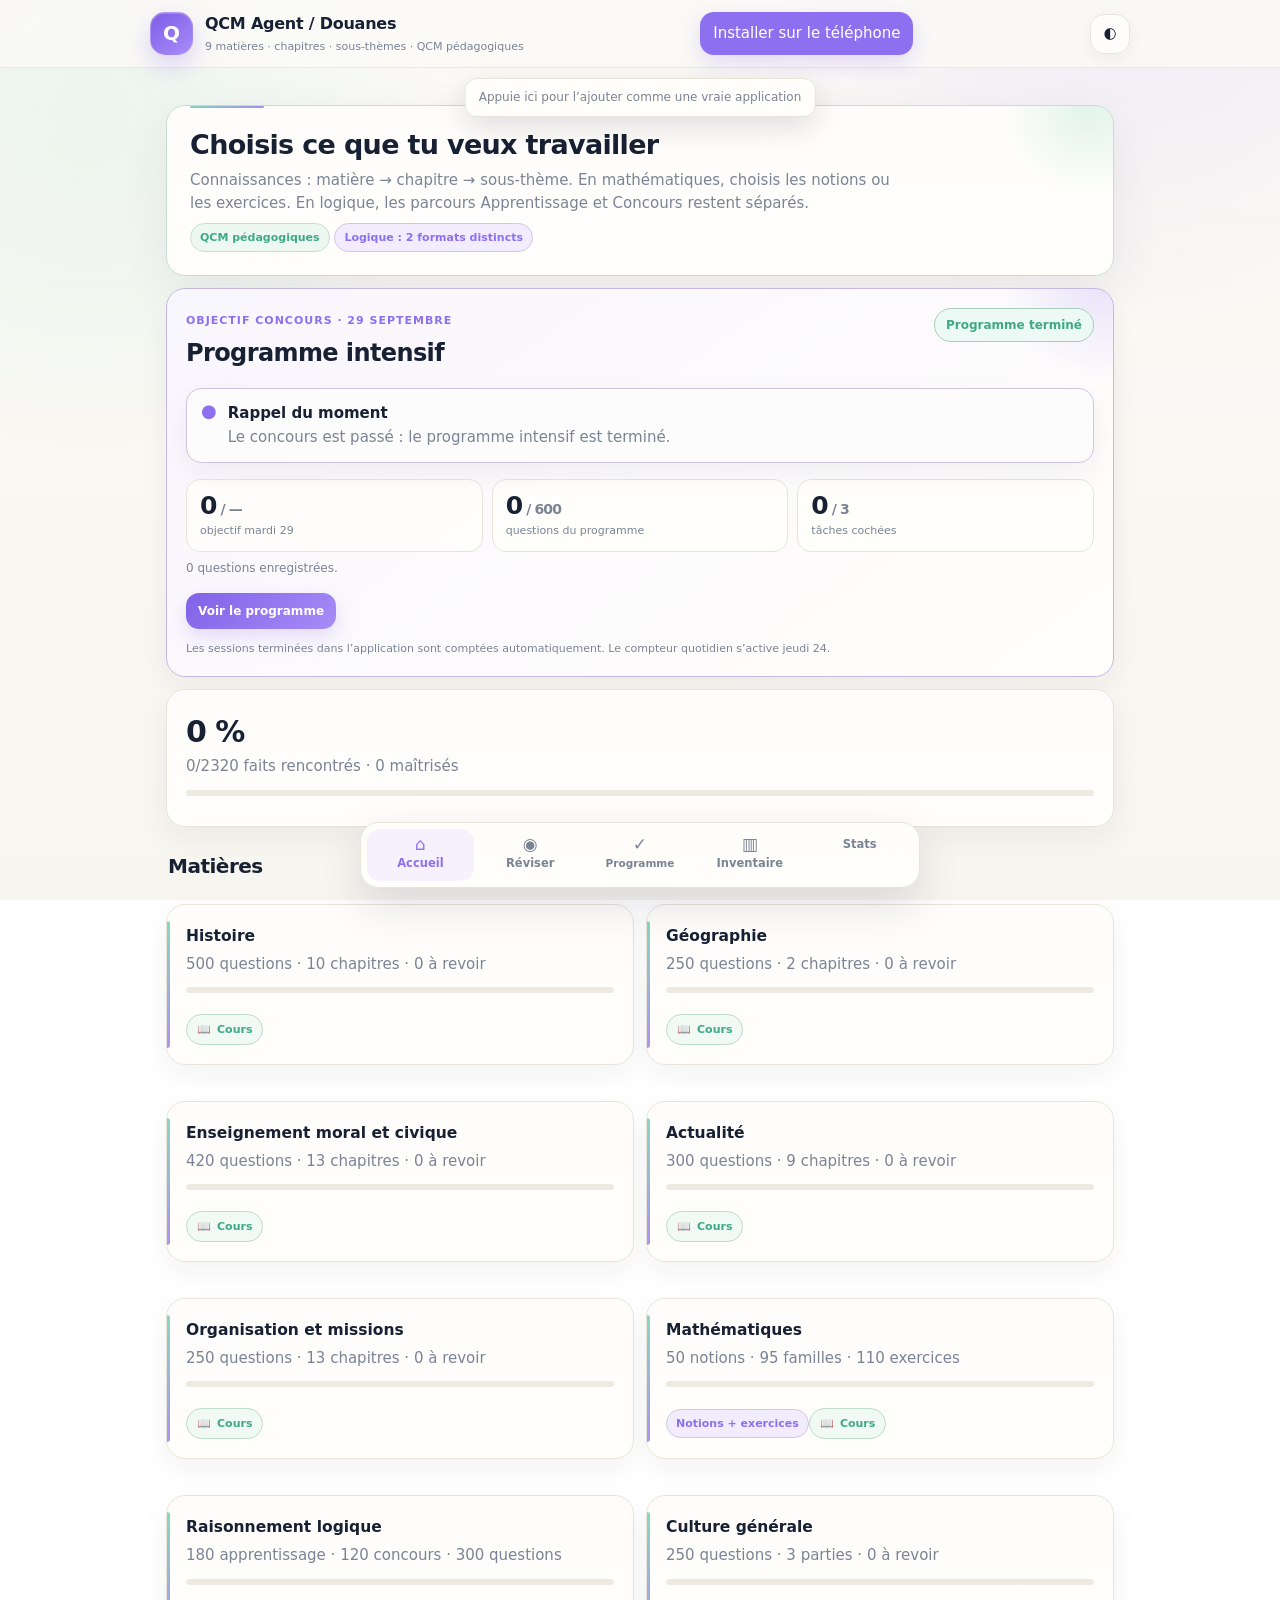
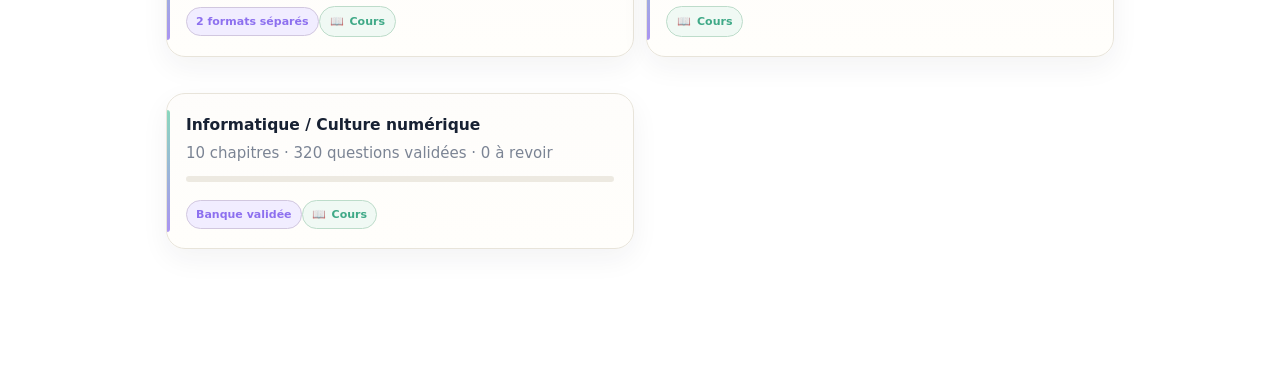
<file: v2.html>
<!doctype html>
<html lang="fr">
<head>
<meta charset="utf-8">
<meta name="viewport" content="width=device-width,initial-scale=1,viewport-fit=cover">
<meta name="theme-color" content="#8d70ef">
<meta http-equiv="Cache-Control" content="no-cache, no-store, must-revalidate">
<link rel="manifest" href="manifest.webmanifest?v=50">
<link rel="stylesheet" href="style-v2.css?v=47">
<link rel="stylesheet" href="qcm-v4.css?v=42">
<link rel="stylesheet" href="history-timelines.css?v=34">
<link rel="stylesheet" href="course-access.css?v=34">
<link rel="stylesheet" href="programme.css?v=34">
<title>QCM Agent / Douanes</title>
</head>
<body>
<header class="top">
<div class="brand">
<div class="logo">Q</div>
<div>
<b>QCM Agent / Douanes</b>
<small>9 matières · chapitres · sous-thèmes · QCM pédagogiques</small>
</div>
</div>
<div class="top-actions">
<button id="installApp" class="install-app">Installer</button>
<button class="theme" id="themeToggle" aria-label="Changer de thème">◐</button>
</div>
</header>
<div id="installNote" class="install-note" hidden>
</div>
<main id="app">
<div class="card load">
<span class="dot">
</span>
<span>Chargement des questions vérifiées…</span>
</div>
</main>
<nav class="nav">
<button data-r="home" class="on">Accueil</button>
<button data-r="quiz">Réviser</button>
<a href="programme.html?rev=34" class="program-link">Programme</a>
<button data-r="inventory">Inventaire</button>
<button data-r="stats">Stats</button>
</nav>
<script>(()=>{const k='qcm-theme',b=document.documentElement,t=document.getElementById('themeToggle');const apply=v=>{b.dataset.theme=v;t.textContent=v==='dark'?'☀':'◐';localStorage.setItem(k,v)};apply(localStorage.getItem(k)||'light');t.onclick=()=>apply(b.dataset.theme==='dark'?'light':'dark')})();</script>
<script src="helper.js?v=34">
</script>
<script src="math-course-bank.js?v=37">
</script>
<script src="math-contest-bank.js?v=37">
</script>
<script src="engine-logic.js?v=34">
</script>
<script src="knowledge-engine.js?v=34">
</script>
<script src="chapter-map.js?v=34">
</script>
<script src="qcm-engine-v8.js?v=34">
</script>
<script src="source-hygiene-v27.js?v=34">
</script>
<script src="source-hygiene-v28.js?v=34">
</script>
<script src="source-hygiene-v28b.js?v=34">
</script>
<script src="source-hygiene-v28c.js?v=34">
</script>
<script src="source-hygiene-v28d.js?v=34">
</script>
<script src="source-hygiene-v28e.js?v=34">
</script>
<script src="source-hygiene-v28f.js?v=34">
</script>
<script src="source-hygiene-v28g.js?v=34">
</script>
<script src="source-hygiene-v28h.js?v=34">
</script>
<script src="source-hygiene-v28i.js?v=34">
</script>
<script src="source-hygiene-v28j.js?v=34">
</script>
<script src="qcm-quality-guard.js?v=34">
</script>
<script src="pedagogy-v11.js?v=34">
</script>
<script src="formulation-v13.js?v=34">
</script>
<script src="strict-qcm-v25.js?v=34">
</script>
<script src="structured-qcm-v26.js?v=34">
</script>
<script src="qcm-rescue-v29.js?v=34">
</script>
<script src="qcm-rescue-v30.js?v=34">
</script>
<script src="actualite-200-bank.js?v=38">
</script>
<script src="actualite-2025-2026-bank.js?v=48">
</script>
<script src="organisation-250-bank.js?v=39">
</script>
<script src="culture-generale-250-bank.js?v=40">
</script>
<script src="logic-180-bank.js?v=44">
</script>
<script src="logic-concours-120-bank.js?v=44">
</script>
<script src="visual-library.js?v=50">
</script>
<script src="contest-plan.js?v=47">
</script>
<script src="app-v8.js?v=48">
</script>
<script src="course-access.js?v=34">
</script>
<script src="culture-numerique-320-bank.js?v=41">
</script>
<script src="informatique-bank.js?v=41">
</script>
<script src="informatique-bank-patch.js?v=41">
</script>
<script src="informatique-entry.js?v=41">
</script>
<script src="install-app.js?v=34">
</script>
<script>if('serviceWorker'in navigator)navigator.serviceWorker.register('./service-worker.js?v=51').catch(console.error)</script>
</body>
</html>
</file>
<file: style-v2.css>
:root{
  --bg:#f7f5ef;
  --bg2:#fbfaf6;
  --card:#fffefb;
  --card2:#f9f7f1;
  --text:#172133;
  --muted:#7b8494;
  --line:#e8e4da;
  --line-strong:#ddd7ca;
  --primary:#8d70ef;
  --primary2:#a88cf7;
  --accent:#62cba9;
  --accent2:#8ddcc5;
  --ok:#3fa987;
  --oksoft:#edf9f4;
  --bad:#d45f6c;
  --badsoft:#fff0f2;
  --warn:#d99751;
  --soft:#f1edff;
  --mintsoft:#edf8f3;
  --shadow:0 10px 28px rgba(37,43,57,.055);
  --shadow2:0 18px 48px rgba(57,50,88,.08);
}
[data-theme=dark]{
  --bg:#07111d;
  --bg2:#0a1524;
  --card:#0e1a2a;
  --card2:#111f31;
  --text:#f4f7fb;
  --muted:#96a2b4;
  --line:#1d2c40;
  --line-strong:#2a3b51;
  --primary:#9c7cff;
  --primary2:#b49aff;
  --accent:#63d1af;
  --accent2:#8ee0c7;
  --ok:#61d0aa;
  --oksoft:#102d29;
  --bad:#ff8190;
  --badsoft:#382029;
  --warn:#e3a15d;
  --soft:#1b2140;
  --mintsoft:#102b28;
  --shadow:0 14px 34px rgba(0,0,0,.22);
  --shadow2:0 20px 55px rgba(0,0,0,.32);
}
*{box-sizing:border-box}
html{scroll-behavior:smooth}
body{
  margin:0;
  min-height:100vh;
  color:var(--text);
  font:15px/1.55 Inter,ui-sans-serif,system-ui,-apple-system,"Segoe UI",Roboto,Arial,sans-serif;
  background:
    radial-gradient(circle at 88% -8%,color-mix(in srgb,var(--primary) 12%,transparent),transparent 25rem),
    radial-gradient(circle at 7% 12%,color-mix(in srgb,var(--accent) 10%,transparent),transparent 22rem),
    linear-gradient(180deg,var(--bg2),var(--bg));
  background-attachment:fixed;
  -webkit-font-smoothing:antialiased;
}
body::before{
  content:"";
  position:fixed;
  inset:0;
  pointer-events:none;
  opacity:.42;
  background-image:linear-gradient(color-mix(in srgb,var(--line) 18%,transparent) 1px,transparent 1px),linear-gradient(90deg,color-mix(in srgb,var(--line) 13%,transparent) 1px,transparent 1px);
  background-size:36px 36px;
  mask-image:linear-gradient(to bottom,rgba(0,0,0,.34),transparent 35%);
  z-index:-1;
}
.top{
  position:sticky;top:0;z-index:20;
  display:flex;align-items:center;justify-content:space-between;gap:12px;
  padding:12px max(16px,calc((100vw - 980px)/2));
  background:color-mix(in srgb,var(--bg2) 88%,transparent);
  border-bottom:1px solid color-mix(in srgb,var(--line) 85%,transparent);
  backdrop-filter:blur(22px) saturate(140%);
}
.brand{display:flex;align-items:center;gap:12px;min-width:0}
.logo{
  width:43px;height:43px;flex:0 0 43px;display:grid;place-items:center;
  border-radius:15px;
  background:linear-gradient(145deg,#7e5ce8,var(--primary2));
  color:#fff;font-size:20px;font-weight:850;
  border:1px solid color-mix(in srgb,#fff 20%,transparent);
  box-shadow:0 10px 26px color-mix(in srgb,var(--primary) 30%,transparent),inset 0 1px 0 rgba(255,255,255,.2);
}
.brand b{display:block;font-size:16px;letter-spacing:-.015em}
.brand small{display:block;color:var(--muted);font-size:11px;margin-top:1px}
.theme{
  width:40px;height:40px;border:1px solid var(--line);border-radius:14px;
  background:color-mix(in srgb,var(--card) 92%,transparent);color:var(--text);cursor:pointer;
  box-shadow:0 5px 16px rgba(30,37,52,.05);
}
main{max-width:980px;margin:auto;padding:25px 16px 116px}
h1,h2,h3{letter-spacing:-.025em}
h2{font-size:20px;margin:24px 2px 10px}
.card{
  position:relative;
  background:linear-gradient(180deg,color-mix(in srgb,var(--card) 99%,var(--primary) 1%),var(--card));
  border:1px solid var(--line);
  border-radius:19px;
  padding:19px;
  margin:12px 0;
  box-shadow:var(--shadow);
}
[data-theme=dark] .card{background:linear-gradient(180deg,color-mix(in srgb,var(--card) 95%,#fff 5%),var(--card))}
.hero{overflow:hidden;padding:23px;border-color:color-mix(in srgb,var(--line) 75%,var(--accent) 25%);box-shadow:var(--shadow2)}
.hero::after{
  content:"";position:absolute;width:180px;height:180px;border-radius:50%;right:-65px;top:-88px;
  background:radial-gradient(circle,color-mix(in srgb,var(--accent) 18%,transparent),transparent 67%);pointer-events:none
}
.hero::before{
  content:"";position:absolute;left:23px;top:0;width:74px;height:2px;border-radius:99px;
  background:linear-gradient(90deg,var(--accent),var(--primary));opacity:.8
}
.hero h1{margin:0 0 8px;font-size:27px;line-height:1.18}
.hero p{margin:0;color:var(--muted);max-width:720px}
.muted{color:var(--muted)}
.small{font-size:12px}
.grid{display:grid;grid-template-columns:repeat(2,minmax(0,1fr));gap:12px}
.cat{
  cursor:pointer;transition:.18s ease;
  overflow:hidden;
}
.cat::before{content:"";position:absolute;left:0;top:16px;bottom:16px;width:3px;border-radius:0 4px 4px 0;background:linear-gradient(var(--accent),var(--primary));opacity:.75}
.cat:hover{transform:translateY(-2px);border-color:color-mix(in srgb,var(--accent) 45%,var(--line));box-shadow:var(--shadow2)}
.cat b{display:block;margin-bottom:5px;font-size:15.5px}
.bar{height:6px;background:color-mix(in srgb,var(--line) 78%,transparent);border-radius:999px;overflow:hidden;margin:11px 0}
.bar i{display:block;height:100%;border-radius:inherit;background:linear-gradient(90deg,var(--accent),var(--primary));transition:width .3s ease;box-shadow:0 0 10px color-mix(in srgb,var(--accent) 22%,transparent)}
button,select,input{font:inherit}
.btn{
  border:0;border-radius:13px;padding:11px 16px;
  background:linear-gradient(135deg,#8062e8,var(--primary2));
  color:white;font-weight:740;cursor:pointer;
  box-shadow:0 8px 20px color-mix(in srgb,var(--primary) 22%,transparent);
  transition:.16s ease;
}
.btn:hover{transform:translateY(-1px)}
.btn.alt{background:var(--card);color:var(--text);border:1px solid var(--line);box-shadow:none}
.btn.bad{background:linear-gradient(135deg,#c95060,var(--bad))}
.wide{width:100%;padding:13px}
.actions,.chips{display:flex;gap:8px;flex-wrap:wrap;margin-top:12px}
.chip{
  border:1px solid var(--line);background:color-mix(in srgb,var(--card) 94%,var(--bg2));color:var(--text);
  border-radius:999px;padding:8px 12px;cursor:pointer;font-weight:620;transition:.15s ease
}
.chip:hover{border-color:color-mix(in srgb,var(--primary) 35%,var(--line))}
.chip.on{background:color-mix(in srgb,var(--soft) 82%,var(--card));color:var(--primary);border-color:color-mix(in srgb,var(--primary) 33%,var(--line));box-shadow:inset 0 0 0 1px color-mix(in srgb,var(--primary) 7%,transparent)}
.chip:disabled{opacity:.42;cursor:not-allowed}
.qmeta{display:flex;justify-content:space-between;align-items:center;gap:8px;flex-wrap:wrap;margin-bottom:8px;color:var(--muted);font-size:12px}
.question-title{white-space:pre-line;font-size:23px;line-height:1.34;margin:3px 0 19px;font-weight:770}
.quiz-card{border-color:color-mix(in srgb,var(--line) 78%,var(--primary) 22%);box-shadow:var(--shadow2)}
.opt{
  width:100%;text-align:left;
  background:color-mix(in srgb,var(--card2) 82%,var(--card));color:var(--text);
  border:1px solid var(--line);border-radius:15px;padding:14px 15px;margin:8px 0;cursor:pointer;line-height:1.45;
  transition:.14s ease;box-shadow:0 2px 7px rgba(30,36,50,.025)
}
.opt:hover:not(:disabled){transform:translateX(2px);border-color:color-mix(in srgb,var(--primary) 38%,var(--line));background:color-mix(in srgb,var(--soft) 28%,var(--card))}
.opt.correct{border-color:color-mix(in srgb,var(--ok) 75%,var(--line));background:var(--oksoft)}
.opt.wrong{border-color:color-mix(in srgb,var(--bad) 75%,var(--line));background:var(--badsoft)}
.feedback{border-top:1px solid var(--line);margin-top:18px;padding-top:16px}
.feedback b{font-size:16px}
.ok{color:var(--ok)}.ko{color:var(--bad)}
.filters{display:grid;grid-template-columns:2fr 1fr 1fr;gap:8px}
.field{width:100%;padding:11px;border:1px solid var(--line);border-radius:12px;background:var(--card);color:var(--text);outline:none}
.field:focus{border-color:color-mix(in srgb,var(--primary) 55%,var(--line));box-shadow:0 0 0 3px color-mix(in srgb,var(--primary) 10%,transparent)}
.stat{font-size:30px;font-weight:830;letter-spacing:-.035em}
.tag{display:inline-flex;align-items:center;background:var(--mintsoft);color:var(--ok);border:1px solid color-mix(in srgb,var(--accent) 25%,var(--line));border-radius:999px;padding:5px 9px;font-size:11px;font-weight:740;margin-top:7px}
.tag.practice{background:var(--soft);color:var(--primary);border-color:color-mix(in srgb,var(--primary) 25%,var(--line))}
.row{font-size:13px}.row code{color:var(--muted)}
.logic-format-grid{display:grid;grid-template-columns:repeat(2,minmax(0,1fr));gap:10px;margin-top:13px}
.logic-format{display:flex;flex-direction:column;align-items:flex-start;gap:5px;text-align:left;padding:16px;border:1px solid var(--line);border-radius:16px;background:var(--card2);color:var(--text);cursor:pointer;transition:.16s ease}
.logic-format:hover{transform:translateY(-1px);border-color:color-mix(in srgb,var(--primary) 38%,var(--line))}
.logic-format.on{background:color-mix(in srgb,var(--soft) 68%,var(--card));border-color:color-mix(in srgb,var(--primary) 55%,var(--line));box-shadow:inset 0 0 0 1px color-mix(in srgb,var(--primary) 10%,transparent)}
.logic-format b{font-size:16px}.logic-format span{font-weight:750;color:var(--primary)}.logic-format small{color:var(--muted);line-height:1.4}
.logic-visual{margin:0 0 18px;padding:15px;overflow:auto;border:1px solid var(--line);border-radius:15px;background:color-mix(in srgb,var(--card2) 76%,var(--card))}
.logic-dominos{display:flex;gap:10px;align-items:center;justify-content:center;min-width:max-content}
.logic-domino{display:flex;border:2px solid color-mix(in srgb,var(--text) 78%,var(--line));border-radius:7px;background:var(--card)}
.logic-domino span{width:42px;height:42px;display:grid;place-items:center;font-size:19px;font-weight:800}.logic-domino span+span{border-left:2px solid color-mix(in srgb,var(--text) 78%,var(--line))}
.logic-grid,.logic-data{border-collapse:collapse;margin:auto}.logic-grid td{width:52px;height:46px;text-align:center;border:2px solid color-mix(in srgb,var(--text) 72%,var(--line));font-weight:800;font-size:18px;background:var(--card)}
.logic-data th,.logic-data td{padding:7px 12px;border:1px solid var(--line-strong);text-align:center;white-space:nowrap}.logic-data th{background:var(--soft)}
.logic-net{display:grid;grid-template-columns:repeat(4,46px);justify-content:center}.logic-face{width:46px;height:46px;border:2px solid color-mix(in srgb,var(--text) 72%,var(--line));display:grid;place-items:center;background:var(--card);font-weight:800}.logic-face.blank{border-color:transparent;background:transparent}
.logic-columns{display:flex;align-items:end;justify-content:center;gap:14px;height:125px}.logic-columns span{width:45px;background:color-mix(in srgb,var(--primary) 52%,var(--card));border:2px solid var(--primary);display:grid;place-items:start center;font-weight:800;padding-top:4px}
.logic-tree{display:grid;grid-template-columns:1fr 1fr;max-width:240px;margin:auto;text-align:center;font-size:20px;font-weight:800}.logic-tree b{grid-column:1/3;border:2px solid var(--line-strong);border-radius:50%;width:54px;height:54px;display:grid;place-items:center;margin:12px auto 0}
.logic-symbols,.logic-compass{text-align:center;font-size:19px;font-weight:800;line-height:1.8}.logic-mini-grid{display:grid;margin:auto;width:max-content}.logic-mini-grid i{width:34px;height:34px;border:1px solid var(--line-strong);background:var(--card)}
.logic-path{display:flex;justify-content:center;align-items:center;gap:9px;flex-wrap:wrap}.logic-path span{padding:8px 10px;border:1px solid var(--line-strong);border-radius:9px;background:var(--card);font-weight:800}.logic-path b{color:var(--muted)}
.visual-revision{border-color:color-mix(in srgb,var(--primary) 28%,var(--line));background:linear-gradient(145deg,color-mix(in srgb,var(--soft) 34%,var(--card)),var(--card))}
.visual-revision-title{display:flex;align-items:flex-start;gap:12px;margin-bottom:14px}.visual-revision-title>span{width:39px;height:39px;flex:0 0 39px;display:grid;place-items:center;border-radius:12px;background:var(--primary);color:#fff;font-size:21px}.visual-revision-title b{display:block;font-size:17px}.visual-revision-title small{display:block;margin-top:2px;color:var(--muted);line-height:1.4}
.visual-folder-grid{display:grid;grid-template-columns:repeat(2,minmax(0,1fr));gap:10px}.visual-folder{display:grid;grid-template-columns:42px 1fr 18px;align-items:center;gap:10px;width:100%;padding:13px;text-align:left;color:var(--text);border:1px solid var(--line);border-radius:15px;background:var(--card);cursor:pointer;transition:.16s ease}.visual-folder:hover{transform:translateY(-1px);border-color:color-mix(in srgb,var(--primary) 45%,var(--line));box-shadow:var(--shadow)}.visual-folder-icon{width:42px;height:34px;display:grid;place-items:center;border-radius:7px 10px 10px 10px;background:color-mix(in srgb,var(--primary) 16%,var(--card));color:var(--primary);font-size:20px}.visual-folder b{display:block;font-size:14px;line-height:1.3}.visual-folder small{display:block;margin-top:3px;color:var(--muted);font-size:12px}.visual-folder-arrow{color:var(--primary);font-size:25px;font-weight:800}
.visual-dialog{width:min(940px,calc(100vw - 24px));max-height:calc(100vh - 24px);padding:0;color:var(--text);border:1px solid var(--line);border-radius:22px;background:var(--bg2);box-shadow:0 28px 90px rgba(6,12,26,.35)}.visual-dialog::backdrop{background:rgba(6,12,26,.67);backdrop-filter:blur(5px)}.visual-dialog-head{position:sticky;top:0;z-index:2;display:flex;align-items:center;justify-content:space-between;gap:16px;padding:17px 19px;border-bottom:1px solid var(--line);background:color-mix(in srgb,var(--bg2) 92%,transparent);backdrop-filter:blur(16px)}.visual-dialog-head small{display:block;color:var(--muted);font-size:12px}.visual-dialog-head h2{margin:2px 0 0;font-size:21px}.visual-close{width:42px;height:42px;flex:0 0 42px;border:1px solid var(--line);border-radius:13px;background:var(--card);color:var(--text);font-size:29px;line-height:1;cursor:pointer}.visual-dialog-body{padding:18px;display:grid;gap:18px}.visual-sheet{margin:0;padding:10px;border:1px solid var(--line);border-radius:18px;background:var(--card);box-shadow:var(--shadow)}.visual-sheet a{display:block;border-radius:12px;overflow:hidden;background:#fff}.visual-sheet img{display:block;width:100%;height:auto}.visual-sheet figcaption{display:grid;gap:2px;padding:11px 5px 3px}.visual-sheet figcaption b{font-size:16px}.visual-sheet figcaption span{color:var(--muted)}.visual-sheet figcaption small{color:var(--primary);font-weight:700;margin-top:3px}
.visual-topic-map{padding:20px;border:1px solid var(--line);border-radius:18px;background:linear-gradient(145deg,color-mix(in srgb,var(--soft) 52%,var(--card)),var(--card));text-align:center}.visual-topic-map h3{margin:0;font-size:20px}.visual-topic-map p{margin:4px 0 15px}.visual-topic-center{display:inline-flex;max-width:620px;padding:12px 17px;border-radius:13px;background:var(--primary);color:#fff;font-weight:820}.visual-topic-nodes{display:flex;flex-wrap:wrap;justify-content:center;gap:9px;margin-top:14px}.visual-topic-nodes span{padding:9px 12px;border:1px solid color-mix(in srgb,var(--primary) 25%,var(--line));border-radius:999px;background:var(--card);font-size:13px;font-weight:700;color:var(--text)}
.contest-plan{overflow:hidden;border-color:color-mix(in srgb,var(--primary) 38%,var(--line));background:linear-gradient(145deg,color-mix(in srgb,var(--soft) 48%,var(--card)),var(--card))}
.contest-plan::after{content:"";position:absolute;width:210px;height:210px;right:-95px;top:-115px;border-radius:50%;background:radial-gradient(circle,color-mix(in srgb,var(--primary) 18%,transparent),transparent 68%);pointer-events:none}
.contest-head{position:relative;z-index:1;display:flex;justify-content:space-between;align-items:flex-start;gap:14px}.contest-head h2{margin:4px 0 0;font-size:24px}.contest-kicker{font-size:11px;font-weight:850;letter-spacing:.09em;color:var(--primary)}
.contest-pace{display:inline-flex;align-items:center;white-space:nowrap;padding:7px 11px;border-radius:999px;background:var(--card);border:1px solid var(--line);font-size:12px;font-weight:800;color:var(--primary)}
.contest-plan.ahead .contest-pace,.contest-plan.done .contest-pace{color:var(--ok);border-color:color-mix(in srgb,var(--ok) 38%,var(--line));background:var(--oksoft)}.contest-plan.late .contest-pace{color:var(--bad);border-color:color-mix(in srgb,var(--bad) 38%,var(--line));background:var(--badsoft)}
.contest-reminder{position:relative;z-index:1;display:flex;gap:11px;align-items:flex-start;margin:16px 0;padding:13px 14px;border:1px solid color-mix(in srgb,var(--primary) 28%,var(--line));border-radius:15px;background:color-mix(in srgb,var(--card) 86%,var(--soft));box-shadow:var(--shadow)}.contest-reminder>span{color:var(--primary);font-size:18px;line-height:1}.contest-reminder b{display:block}.contest-reminder p{margin:2px 0 0;color:var(--muted);line-height:1.42}
.contest-stats{display:grid;grid-template-columns:repeat(3,minmax(0,1fr));gap:9px}.contest-stats>div{padding:13px;border:1px solid var(--line);border-radius:14px;background:color-mix(in srgb,var(--card) 92%,transparent)}.contest-stats strong{display:block;font-size:25px;line-height:1.05;letter-spacing:-.035em}.contest-stats strong small{font-size:14px;color:var(--muted);font-weight:700}.contest-stats span{display:block;margin-top:5px;color:var(--muted);font-size:11px;line-height:1.3}
.contest-progress{height:9px;margin:13px 0 7px;border-radius:999px;overflow:hidden;background:color-mix(in srgb,var(--line) 78%,transparent)}.contest-progress i{display:block;height:100%;border-radius:inherit;background:linear-gradient(90deg,var(--accent),var(--primary));transition:width .25s ease}.contest-pace-detail{margin:7px 0 0;color:var(--muted);font-size:12px}.contest-actions{display:flex;flex-wrap:wrap;gap:8px;margin-top:15px}.contest-actions .btn{padding:9px 12px;font-size:12px}
.contest-days{display:grid;gap:9px;margin-top:16px}.contest-days[hidden]{display:none}.contest-days details{border:1px solid var(--line);border-radius:15px;background:var(--card);overflow:hidden}.contest-days summary{display:flex;justify-content:space-between;align-items:center;gap:12px;padding:13px 14px;cursor:pointer;list-style:none}.contest-days summary::-webkit-details-marker{display:none}.contest-days summary b,.contest-days summary small{display:block}.contest-days summary small{margin-top:2px;color:var(--muted);font-size:11px}.contest-days summary>span:last-child{font-size:12px;font-weight:800;color:var(--primary)}.contest-day-body{padding:2px 10px 10px;border-top:1px solid var(--line)}
.contest-task{display:flex;align-items:center;justify-content:space-between;gap:10px;padding:10px 3px;border-bottom:1px solid color-mix(in srgb,var(--line) 72%,transparent)}.contest-task:last-child{border-bottom:0}.contest-task label{display:flex;align-items:flex-start;gap:10px;min-width:0;cursor:pointer}.contest-task input{position:absolute;opacity:0;pointer-events:none}.contest-check{width:24px;height:24px;flex:0 0 24px;display:grid;place-items:center;border:1px solid var(--line-strong);border-radius:8px;background:var(--card2);color:transparent;font-weight:900}.contest-task input:checked+.contest-check{color:#fff;background:var(--ok);border-color:var(--ok)}.contest-task small,.contest-task b{display:block}.contest-task small{color:var(--primary);font-size:11px;font-weight:800}.contest-task b{font-size:13px;line-height:1.35}.contest-task.done b{text-decoration:line-through;color:var(--muted)}.contest-task-go{flex:0 0 auto;border:1px solid var(--line);border-radius:10px;padding:6px 9px;background:var(--card2);color:var(--primary);font-size:11px;font-weight:800;cursor:pointer}.contest-footnote{margin:12px 0 0;color:var(--muted);font-size:11px;line-height:1.4}
.matrix{margin:14px auto;border-collapse:separate;border-spacing:4px}.matrix td{border:1px solid var(--line);padding:13px;border-radius:9px;background:var(--card);text-align:center}
.load{display:flex;align-items:center;justify-content:center;gap:10px;color:var(--muted)}
.dot{width:9px;height:9px;border-radius:50%;background:var(--accent);box-shadow:0 0 0 5px color-mix(in srgb,var(--accent) 12%,transparent);animation:pulse .85s infinite alternate}
@keyframes pulse{to{opacity:.35;transform:scale(.82)}}
.nav{
  position:fixed;bottom:12px;left:50%;transform:translateX(-50%);z-index:30;
  display:flex;width:min(94vw,560px);gap:3px;padding:6px;
  border:1px solid var(--line);border-radius:19px;
  background:color-mix(in srgb,var(--card) 92%,transparent);
  box-shadow:0 16px 44px rgba(23,31,58,.13);backdrop-filter:blur(20px) saturate(145%)
}
.nav button{
  flex:1;border:0;background:transparent;color:var(--muted);border-radius:13px;padding:7px 5px 8px;font-weight:620;cursor:pointer;font-size:11.5px;
  display:flex;flex-direction:column;align-items:center;gap:2px
}
.nav button::before{display:block;font-size:17px;line-height:1;color:currentColor;font-weight:500}
.nav button:nth-child(1)::before{content:"⌂"}.nav button:nth-child(2)::before{content:"◉"}.nav button:nth-child(3)::before{content:"▤"}.nav button:nth-child(4)::before{content:"▥"}
.nav button.on{background:color-mix(in srgb,var(--soft) 72%,var(--card));color:var(--primary);font-weight:760}
[data-theme=dark] .nav button.on{box-shadow:inset 0 0 22px color-mix(in srgb,var(--primary) 8%,transparent)}
@media(max-width:650px){
  .top{padding:10px 13px}.logo{width:38px;height:38px;flex-basis:38px;border-radius:13px}.brand b{font-size:15px}.brand small{font-size:10px}
  main{padding:19px 11px 108px}.grid,.filters,.logic-format-grid,.visual-folder-grid{grid-template-columns:1fr}.card{padding:17px;border-radius:17px}.hero h1{font-size:23px}.question-title{font-size:21px}.nav{bottom:8px;width:calc(100vw - 16px)}.nav button{font-size:10.5px}.opt{font-size:16px;padding:14px}.cat::before{top:14px;bottom:14px}.logic-visual{padding:11px}.logic-data th,.logic-data td{padding:6px 8px}.visual-dialog{width:calc(100vw - 12px);max-height:calc(100vh - 12px);border-radius:18px}.visual-dialog-head{padding:14px}.visual-dialog-body{padding:10px}.visual-sheet{padding:5px}.visual-folder{padding:12px}.contest-head{align-items:center}.contest-head h2{font-size:21px}.contest-pace{padding:6px 8px;font-size:10px}.contest-stats{grid-template-columns:1fr 1fr}.contest-stats>div:last-child{grid-column:1/3}.contest-stats strong{font-size:22px}.contest-actions .btn{flex:1}.contest-task{align-items:flex-start}.contest-task-go{margin-top:2px}
}
</file>
<file: qcm-v4.css>
.opt{display:flex;align-items:flex-start;gap:12px}.letter{flex:0 0 28px;width:28px;height:28px;border-radius:9px;display:grid;place-items:center;background:var(--soft);color:var(--primary);font-weight:850;font-size:12px;margin-top:-1px}.opt.correct .letter{background:color-mix(in srgb,var(--ok) 18%,var(--card));color:var(--ok)}.opt.wrong .letter{background:color-mix(in srgb,var(--bad) 16%,var(--card));color:var(--bad)}.quiz-card{margin-bottom:34px}.feedback{scroll-margin-bottom:120px}.feedback p{color:var(--text);line-height:1.6}.feedback.ok>b{color:var(--ok)}.feedback.ko>b{color:var(--bad)}.qcm-visual{margin:16px 0 12px;padding:10px;border:1px solid var(--line);border-radius:16px;background:var(--card);overflow:hidden}.qcm-visual img{display:block;width:100%;height:auto;object-fit:contain;border-radius:10px;background:#fff}.qcm-visual figcaption{margin-top:8px;color:var(--muted);font-size:12px;line-height:1.4;text-align:center}.scope{padding:16px 18px}.step{display:flex;align-items:center;gap:9px;margin-bottom:8px}.step>span{width:26px;height:26px;display:grid;place-items:center;border-radius:9px;background:var(--soft);color:var(--primary);font-weight:850}.breadcrumb{display:flex;align-items:center;gap:7px;flex-wrap:wrap;margin:0 0 11px;color:var(--muted);font-size:12px}.breadcrumb b{color:var(--text)}.score{font-size:48px;font-weight:900;line-height:1;margin:18px 0 8px;background:linear-gradient(135deg,var(--primary),var(--primary2));-webkit-background-clip:text;background-clip:text;color:transparent}.correct-answer{padding:10px 12px;border-radius:12px;background:var(--oksoft);border:1px solid color-mix(in srgb,var(--ok) 30%,var(--line))}.scope .chips{margin-top:7px}.renew-row{display:flex;align-items:center;justify-content:space-between;gap:10px;margin:8px 0 12px;padding:9px 12px;border:1px dashed color-mix(in srgb,var(--primary) 35%,var(--line));border-radius:14px;background:color-mix(in srgb,var(--soft) 55%,transparent)}.renew{white-space:nowrap}.quiz-card ul{padding-left:22px}.quiz-card li{margin:5px 0}.top-actions{display:flex;align-items:center;gap:8px}.install-app{border:0;border-radius:14px;padding:10px 13px;background:var(--primary);color:#fff;font-weight:800;font:inherit;cursor:pointer;box-shadow:0 8px 22px color-mix(in srgb,var(--primary) 24%,transparent)}.install-note{position:fixed;left:50%;transform:translateX(-50%);top:78px;z-index:40;max-width:min(92vw,520px);padding:9px 13px;border-radius:12px;background:var(--card);border:1px solid var(--line);color:var(--muted);font-size:12px;box-shadow:0 10px 30px rgba(0,0,0,.12)}@media(max-width:650px){.feedback .actions{padding-bottom:70px}.quiz-card{margin-bottom:85px}.question-title{font-size:21px;line-height:1.35}.opt{gap:10px}.letter{flex-basis:26px;width:26px;height:26px}.scope{padding:14px}.score{font-size:42px}.breadcrumb{font-size:11px}.qcm-visual{margin-inline:-4px;padding:6px}.renew-row{align-items:flex-start;flex-direction:column}.renew{width:100%}.install-app{padding:9px 10px;font-size:12px}.brand small{max-width:210px}.install-note{top:72px}}

.chapter-chip{display:inline-flex;flex-direction:column;align-items:flex-start;text-align:left;border-radius:14px;gap:3px;line-height:1.25}.chapter-chip .chapter-count{display:block;font-size:11px;line-height:1.2;font-weight:650;color:var(--muted)}.chapter-chip.on .chapter-count{color:color-mix(in srgb,var(--primary) 78%,var(--muted))}
</file>
<file: course-access.css>
.course-pill{display:inline-flex;align-items:center;gap:6px;margin-top:10px;border:1px solid color-mix(in srgb,var(--accent) 32%,var(--line));background:color-mix(in srgb,var(--mintsoft) 82%,var(--card));color:var(--ok);border-radius:999px;padding:6px 10px;font-size:11px;font-weight:760;cursor:pointer;box-shadow:none;transition:.15s ease}.course-pill:hover{transform:translateY(-1px);border-color:color-mix(in srgb,var(--accent) 58%,var(--line));background:color-mix(in srgb,var(--mintsoft) 92%,var(--card))}.course-pill.compact{margin:0 0 0 auto;padding:5px 9px}.course-shell{max-width:900px;margin:auto;padding:22px 14px 90px}.course-head{display:flex;align-items:center;justify-content:space-between;gap:12px;margin-bottom:14px}.course-back{display:inline-flex;align-items:center;gap:7px;color:var(--primary);text-decoration:none;font-weight:760}.course-title{margin:0;font-size:28px}.course-sub{margin:5px 0 0;color:var(--muted);line-height:1.5}.course-summary{display:grid;grid-template-columns:repeat(3,minmax(0,1fr));gap:10px;margin:14px 0}.course-summary .card{margin:0}.course-kpi{font-size:28px;font-weight:850;letter-spacing:-.035em}.course-list,.course-library{display:grid;grid-template-columns:repeat(2,minmax(0,1fr));gap:10px}.course-list a,.course-subject-card{text-decoration:none;color:inherit}.course-subject-card .card{margin:0;height:100%;transition:.15s}.course-subject-card .card:hover{transform:translateY(-2px);border-color:color-mix(in srgb,var(--accent) 45%,var(--line))}.course-subject-top{display:flex;justify-content:space-between;gap:12px;align-items:flex-start}.course-subject-top b{font-size:15px;line-height:1.3}.course-subject-top span:not(.course-open){display:block;color:var(--muted);font-size:11px;margin-top:5px}.course-subject-card p{color:var(--muted);font-size:12px;margin:10px 0 0}.course-open{font-size:20px;color:var(--primary)}.info-special .card{border-color:color-mix(in srgb,var(--accent) 28%,var(--line))}.transcript-hero{padding-bottom:18px}.transcript-title-row{display:flex;align-items:flex-start;justify-content:space-between;gap:14px}.transcript-qcm-link{white-space:nowrap;text-decoration:none}.course-search{display:flex;align-items:center;gap:9px;margin-top:15px;padding:10px 12px;border:1px solid var(--line);border-radius:14px;background:color-mix(in srgb,var(--card2) 75%,var(--card))}.course-search span{font-size:18px;color:var(--muted)}.course-search input{width:100%;border:0;outline:0;background:transparent;color:var(--text);font:inherit}.course-search input::placeholder{color:var(--muted)}.course-jump{display:flex;gap:7px;flex-wrap:wrap;margin-top:13px;max-height:190px;overflow:auto}.real-course-chapter{overflow:hidden}.course-chapter-head{display:flex;align-items:flex-start;justify-content:space-between;gap:16px;padding-bottom:4px}.course-kicker{display:block;color:var(--primary);font-size:10px;text-transform:uppercase;letter-spacing:.12em;font-weight:800;margin-bottom:4px}.course-chapter-head h2{margin:0 0 8px;font-size:24px;line-height:1.2}.lesson-section{padding:18px 0;border-bottom:1px solid var(--line)}.lesson-section:last-child{border-bottom:0}.lesson-title-row{display:flex;justify-content:space-between;align-items:flex-start;gap:10px}.lesson-section h3{font-size:18px;line-height:1.3;margin:0 0 10px}.lesson-title-row>span{font-size:10px;color:var(--muted);white-space:nowrap;margin-top:3px}.lesson-section p{font-size:14px;line-height:1.72;margin:8px 0;color:var(--text)}.remember-box{margin:14px 0 5px;padding:14px 15px;border-radius:16px;background:color-mix(in srgb,var(--mintsoft) 65%,var(--card));border:1px solid color-mix(in srgb,var(--ok) 22%,var(--line))}.remember-box b{display:block;color:var(--ok);margin-bottom:6px}.remember-box ul{margin:0;padding-left:18px}.remember-box li{margin:5px 0;font-size:13px;line-height:1.5}.source-card{border-left:3px solid var(--accent)}.source-card h2{margin:0 0 6px;font-size:17px}.source-card p{margin:0}.source-card small{display:block;margin-top:6px;color:var(--muted)}.course-empty{text-align:center;color:var(--muted);padding:26px}.course-empty h2{color:var(--text)}mark{background:color-mix(in srgb,var(--accent) 24%,transparent);color:inherit;border-radius:4px;padding:0 2px}@media(max-width:650px){.course-summary,.course-list,.course-library{grid-template-columns:1fr}.course-title{font-size:23px}.course-shell{padding:16px 11px 78px}.course-pill.compact span{display:none}.course-pill.compact{padding:6px 8px}.transcript-title-row{display:block}.transcript-qcm-link{display:inline-flex;margin-top:12px}.course-chapter-head h2{font-size:21px}.lesson-section{padding:16px 0}.lesson-section p{font-size:13.5px}.course-jump{max-height:150px}.lesson-title-row{display:block}.lesson-title-row>span{display:block;margin:-4px 0 8px}}

.course-audio{margin-top:16px;padding:14px;border:1px solid color-mix(in srgb,var(--accent) 35%,var(--line));border-radius:16px;background:color-mix(in srgb,var(--accent) 7%,var(--card2))}.course-audio-heading{display:flex;align-items:center;gap:10px}.course-audio-icon{display:grid;place-items:center;width:38px;height:38px;flex:0 0 38px;border-radius:12px;background:color-mix(in srgb,var(--accent) 18%,var(--card));font-size:19px}.course-audio-heading b{display:block;font-size:15px}.course-audio-heading span{display:block;margin-top:2px;color:var(--muted);font-size:12px;line-height:1.35}.course-audio progress{display:block;width:100%;height:6px;margin:12px 0 10px;border:0;border-radius:999px;overflow:hidden;background:var(--line);accent-color:var(--primary)}.course-audio progress::-webkit-progress-bar{background:var(--line)}.course-audio progress::-webkit-progress-value{background:var(--primary)}.course-audio progress::-moz-progress-bar{background:var(--primary)}.course-audio-controls{display:flex;align-items:center;gap:8px;flex-wrap:wrap}.course-audio-controls .btn{min-height:39px;padding:9px 13px}.course-audio-primary{min-width:92px}.course-audio-stop:disabled,.course-audio-primary:disabled{opacity:.45;cursor:not-allowed}.course-audio-rate{display:flex;align-items:center;gap:7px;margin-left:auto;color:var(--muted);font-size:12px;font-weight:700}.course-audio-rate select{min-height:38px;padding:7px 28px 7px 10px;border:1px solid var(--line);border-radius:11px;background:var(--card);color:var(--text);font:inherit}.chapter-audio{flex:0 0 auto;border:1px solid color-mix(in srgb,var(--accent) 32%,var(--line));border-radius:12px;padding:8px 10px;background:color-mix(in srgb,var(--accent) 8%,var(--card));color:var(--primary);font:inherit;font-size:12px;font-weight:760;cursor:pointer;transition:.15s ease}.chapter-audio:hover{transform:translateY(-1px);border-color:var(--accent)}.chapter-audio.playing{background:var(--primary);border-color:var(--primary);color:#fff}
@media(max-width:650px){.course-audio{padding:12px}.course-audio-controls{align-items:stretch}.course-audio-controls .btn{flex:1}.course-audio-rate{width:100%;margin:2px 0 0;justify-content:space-between}.course-audio-rate select{min-width:92px}.course-chapter-head{display:block}.chapter-audio{margin:2px 0 8px;width:100%;min-height:42px}.course-audio-heading span{font-size:11.5px}}
</file>
<file: informatique.css>
.info-nav .nav-link{flex:1;text-decoration:none;color:var(--muted);border-radius:13px;padding:7px 5px 8px;font-weight:620;font-size:10px;display:flex;flex-direction:column;align-items:center;gap:2px;min-width:0}.info-nav .nav-link::before{display:block;font-size:17px;line-height:1}.info-nav .home-link::before{content:'⌂'}.info-nav .program-link::before{content:'✓'}.info-group{margin:22px 0 9px;color:var(--muted);font-size:12px;text-transform:uppercase;letter-spacing:.08em;font-weight:800}.info-course-point{padding:11px 12px;border:1px solid var(--line);border-radius:13px;background:color-mix(in srgb,var(--card2) 76%,var(--card));margin:7px 0}.info-course-point b{display:block;font-size:13px;margin-bottom:3px}.info-course-point p{margin:0;font-size:12.5px;line-height:1.5}.info-course-point small{display:block;margin-top:6px;color:var(--muted)}.info-actions{display:flex;gap:8px;flex-wrap:wrap;margin-top:12px}.info-card-head{display:flex;justify-content:space-between;gap:12px;align-items:flex-start}.info-card-head .stat{font-size:22px}.info-topic-list{display:flex;flex-wrap:wrap;gap:6px;margin-top:10px}.info-topic{font-size:10px;padding:5px 8px;border-radius:999px;background:var(--soft);color:var(--primary);font-weight:700}.info-scoreline{display:flex;justify-content:space-between;gap:12px;color:var(--muted);font-size:12px;margin-top:8px}.info-answer-letter{display:inline-grid;place-items:center;width:29px;height:29px;border-radius:10px;background:color-mix(in srgb,var(--primary) 18%,var(--card));color:var(--primary);font-weight:800;margin-right:10px;flex:0 0 29px}.info-opt{display:flex!important;align-items:center!important;text-align:left!important}.info-source{font-size:11px;color:var(--muted);margin-top:8px}.info-intro{border-left:3px solid var(--accent)}@media(max-width:700px){.info-nav .nav-link{font-size:9.5px;padding:7px 3px}.info-card-head{gap:8px}}
</file>
<file: informatique-course.css>
.real-course-hero h1{margin:8px 0 6px}.course-search-wrap{display:flex;align-items:center;gap:8px;margin-top:14px;padding:10px 12px;border:1px solid var(--line);border-radius:15px;background:color-mix(in srgb,var(--card2) 78%,var(--card))}.course-search-wrap>span{font-size:18px;color:var(--muted)}.course-search{width:100%;border:0;outline:0;background:transparent;color:var(--text);font:inherit}.course-search::placeholder{color:var(--muted)}.course-jump{display:flex;gap:8px;flex-wrap:wrap;margin-top:14px}.course-group{margin-top:22px}.real-course-chapter{overflow:hidden}.course-chapter-head{display:flex;align-items:flex-start;justify-content:space-between;gap:16px}.course-kicker{display:block;color:var(--primary);font-size:10px;text-transform:uppercase;letter-spacing:.12em;font-weight:800;margin-bottom:4px}.course-chapter-head h2{margin:0 0 10px;font-size:24px;line-height:1.15}.course-progress{text-align:right;min-width:76px}.course-progress b{display:block;font-size:20px;color:var(--accent)}.course-progress span{display:block;font-size:10px;color:var(--muted);margin-top:2px}.lesson-section{padding:18px 0;border-bottom:1px solid var(--line)}.lesson-section:last-of-type{border-bottom:0}.lesson-section h3{font-size:18px;margin:0 0 10px}.lesson-section p{font-size:14px;line-height:1.72;margin:8px 0;color:var(--text)}.remember-box{margin:14px 0 8px;padding:14px 15px;border-radius:16px;background:color-mix(in srgb,var(--mintsoft) 65%,var(--card));border:1px solid color-mix(in srgb,var(--ok) 22%,var(--line))}.remember-box b{display:block;color:var(--ok);margin-bottom:6px}.remember-box ul{margin:0;padding-left:18px}.remember-box li{margin:5px 0;font-size:13px;line-height:1.5}.lesson-source{font-size:11px;color:var(--muted);margin-top:10px}.course-end-actions{padding-top:16px}.source-card{border-left:3px solid var(--accent)}@media(max-width:700px){.course-chapter-head{gap:10px}.course-chapter-head h2{font-size:21px}.lesson-section{padding:16px 0}.lesson-section p{font-size:13.5px}.course-jump{max-height:164px;overflow:auto;padding-right:2px}.course-search-wrap{position:sticky;top:80px;z-index:2;backdrop-filter:blur(10px)}}
</file>
<file: history-timelines.css>
.qcm-timeline{margin:16px 0 12px;border:1px solid var(--line);border-radius:16px;background:color-mix(in srgb,var(--soft) 42%,var(--card));overflow:hidden}.qcm-timeline summary{padding:13px 15px;color:var(--primary);font-weight:850;line-height:1.35;cursor:pointer}.qcm-timeline[open] summary{border-bottom:1px solid var(--line)}.qcm-timeline .qcm-visual{margin:0;padding:8px;border:0;border-radius:0;background:var(--card)}.qcm-timeline .qcm-visual img{max-width:760px;margin-inline:auto}.qcm-timeline .qcm-visual figcaption{padding-bottom:4px}@media(max-width:650px){.qcm-timeline summary{padding:12px}.qcm-timeline .qcm-visual{margin:0;padding:4px}}
</file>
<file: programme.css>
.program-nav .nav-link,.nav .program-link{flex:1;text-decoration:none;color:var(--muted);border-radius:13px;padding:7px 5px 8px;font-weight:620;font-size:10.5px;display:flex;flex-direction:column;align-items:center;gap:2px;min-width:0}.program-nav .nav-link::before,.nav .program-link::before{display:block;font-size:17px;line-height:1}.program-nav .home-link::before{content:'⌂'}.program-nav .revise-link::before{content:'◉'}.program-nav .program-link::before,.nav .program-link::before{content:'✓'}.program-nav .inventory-link::before{content:'▤'}.program-nav .stats-link::before{content:'▥'}.program-nav .active,.nav .program-link.active{background:color-mix(in srgb,var(--soft) 72%,var(--card));color:var(--primary);font-weight:760}.program-hero{display:grid;grid-template-columns:1.4fr .8fr;gap:12px;align-items:stretch}.program-ring{display:grid;place-items:center;min-height:180px}.ring{--p:0;width:132px;height:132px;border-radius:50%;display:grid;place-items:center;background:conic-gradient(var(--accent) calc(var(--p)*1%),color-mix(in srgb,var(--line) 80%,transparent) 0);position:relative;box-shadow:0 10px 28px color-mix(in srgb,var(--accent) 12%,transparent)}.ring::after{content:'';position:absolute;inset:13px;border-radius:50%;background:var(--card);border:1px solid var(--line)}.ring strong,.ring small{position:relative;z-index:1}.ring strong{font-size:30px;letter-spacing:-.04em}.ring small{display:block;text-align:center;color:var(--muted);font-size:10px;margin-top:-34px}.program-stats{display:grid;grid-template-columns:repeat(3,1fr);gap:9px;margin-top:14px}.mini-stat{padding:12px;border:1px solid var(--line);border-radius:15px;background:color-mix(in srgb,var(--card2) 80%,var(--card))}.mini-stat b{display:block;font-size:20px}.mini-stat span{font-size:11px;color:var(--muted)}.view-tabs{display:flex;gap:8px;flex-wrap:wrap;margin:16px 0}.week-head{display:flex;align-items:flex-start;justify-content:space-between;gap:14px;margin-bottom:12px}.week-head h2{margin:0 0 4px;font-size:21px}.week-progress{min-width:105px;text-align:right;color:var(--muted);font-size:12px}.day-card{padding:0;overflow:hidden}.day-card.today{border-color:color-mix(in srgb,var(--accent) 52%,var(--line));box-shadow:0 16px 42px color-mix(in srgb,var(--accent) 12%,transparent)}.day-card.today::before{content:'AUJOURD\2019HUI';position:absolute;right:14px;top:12px;font-size:9px;letter-spacing:.12em;font-weight:800;color:var(--accent)}.day-card.past{opacity:.86}.day-head{padding:17px 18px 13px;border-bottom:1px solid var(--line);display:flex;justify-content:space-between;gap:14px;align-items:flex-start}.day-head h3{margin:0;font-size:17px}.day-head .date-sub{font-size:11px;color:var(--muted);margin-top:3px}.day-score{font-size:12px;color:var(--muted);white-space:nowrap}.day-progress{height:4px;background:var(--line)}.day-progress i{display:block;height:100%;background:linear-gradient(90deg,var(--accent),var(--primary))}.block{padding:15px 18px;border-bottom:1px solid color-mix(in srgb,var(--line) 76%,transparent)}.block:last-of-type{border-bottom:0}.block-head{display:flex;gap:10px;align-items:center;margin-bottom:10px}.time-pill{font-size:10.5px;padding:5px 8px;border-radius:999px;background:var(--soft);color:var(--primary);font-weight:760}.subject-pill{font-size:10.5px;padding:5px 8px;border-radius:999px;background:var(--mintsoft);color:var(--ok);font-weight:760}.task-list{display:grid;gap:8px}.task{display:flex;align-items:flex-start;gap:10px;padding:10px 11px;border-radius:13px;background:color-mix(in srgb,var(--card2) 70%,var(--card));border:1px solid color-mix(in srgb,var(--line) 80%,transparent);cursor:pointer;transition:.15s ease}.task:hover{border-color:color-mix(in srgb,var(--primary) 28%,var(--line))}.task input{appearance:none;width:20px;height:20px;flex:0 0 20px;margin:1px 0 0;border:1.5px solid var(--line-strong);border-radius:7px;background:var(--card);display:grid;place-items:center}.task input:checked{background:linear-gradient(135deg,var(--accent),var(--primary));border-color:transparent}.task input:checked::after{content:'✓';font-size:12px;color:white;font-weight:900}.task.done span{text-decoration:line-through;color:var(--muted)}.task span{font-size:13px;line-height:1.45}.task-tags{display:block;margin-top:4px;color:var(--muted);font-size:10.5px;font-weight:650;letter-spacing:.01em;text-decoration:none!important}.priority{margin:0 18px 17px;padding:11px 12px;border-radius:13px;background:color-mix(in srgb,var(--soft) 48%,var(--card));border:1px solid color-mix(in srgb,var(--primary) 16%,var(--line));font-size:12px}.priority b{color:var(--primary)}.empty-day{text-align:center;padding:28px}.empty-day .rest-icon{font-size:34px;margin-bottom:8px}.month-goals{display:grid;grid-template-columns:repeat(2,1fr);gap:10px}.goal-card{padding:14px;border-radius:15px;background:color-mix(in srgb,var(--card2) 75%,var(--card));border:1px solid var(--line)}.goal-card b{display:block;margin-bottom:4px}.goal-card span{font-size:12px;color:var(--muted)}.subject-grid{display:grid;grid-template-columns:repeat(2,minmax(0,1fr));gap:10px}.subject-track{padding:12px 13px;border:1px solid var(--line);border-radius:15px;background:color-mix(in srgb,var(--card2) 76%,var(--card))}.subject-track-head{display:flex;justify-content:space-between;gap:10px;align-items:center}.subject-track-head b{font-size:12px}.subject-track-head span{font-size:11px;color:var(--muted)}.subject-track .bar{margin:8px 0 5px}.subject-track small{color:var(--muted);font-size:10px}.safety{border-left:3px solid var(--accent)}.reset-program{margin-top:12px}.source-note{font-size:11px;color:var(--muted);margin-top:10px}@media(max-width:700px){.program-hero{grid-template-columns:1fr}.program-ring{min-height:154px}.program-stats{grid-template-columns:1fr 1fr 1fr}.mini-stat{padding:10px}.week-head{align-items:flex-start}.month-goals,.subject-grid{grid-template-columns:1fr}.day-head{padding-right:78px}.block{padding:14px}.priority{margin:0 14px 15px}.program-nav .nav-link,.nav .program-link{font-size:9.5px;padding:7px 3px}.program-nav .nav-link::before,.nav .program-link::before{font-size:16px}}
</file>
